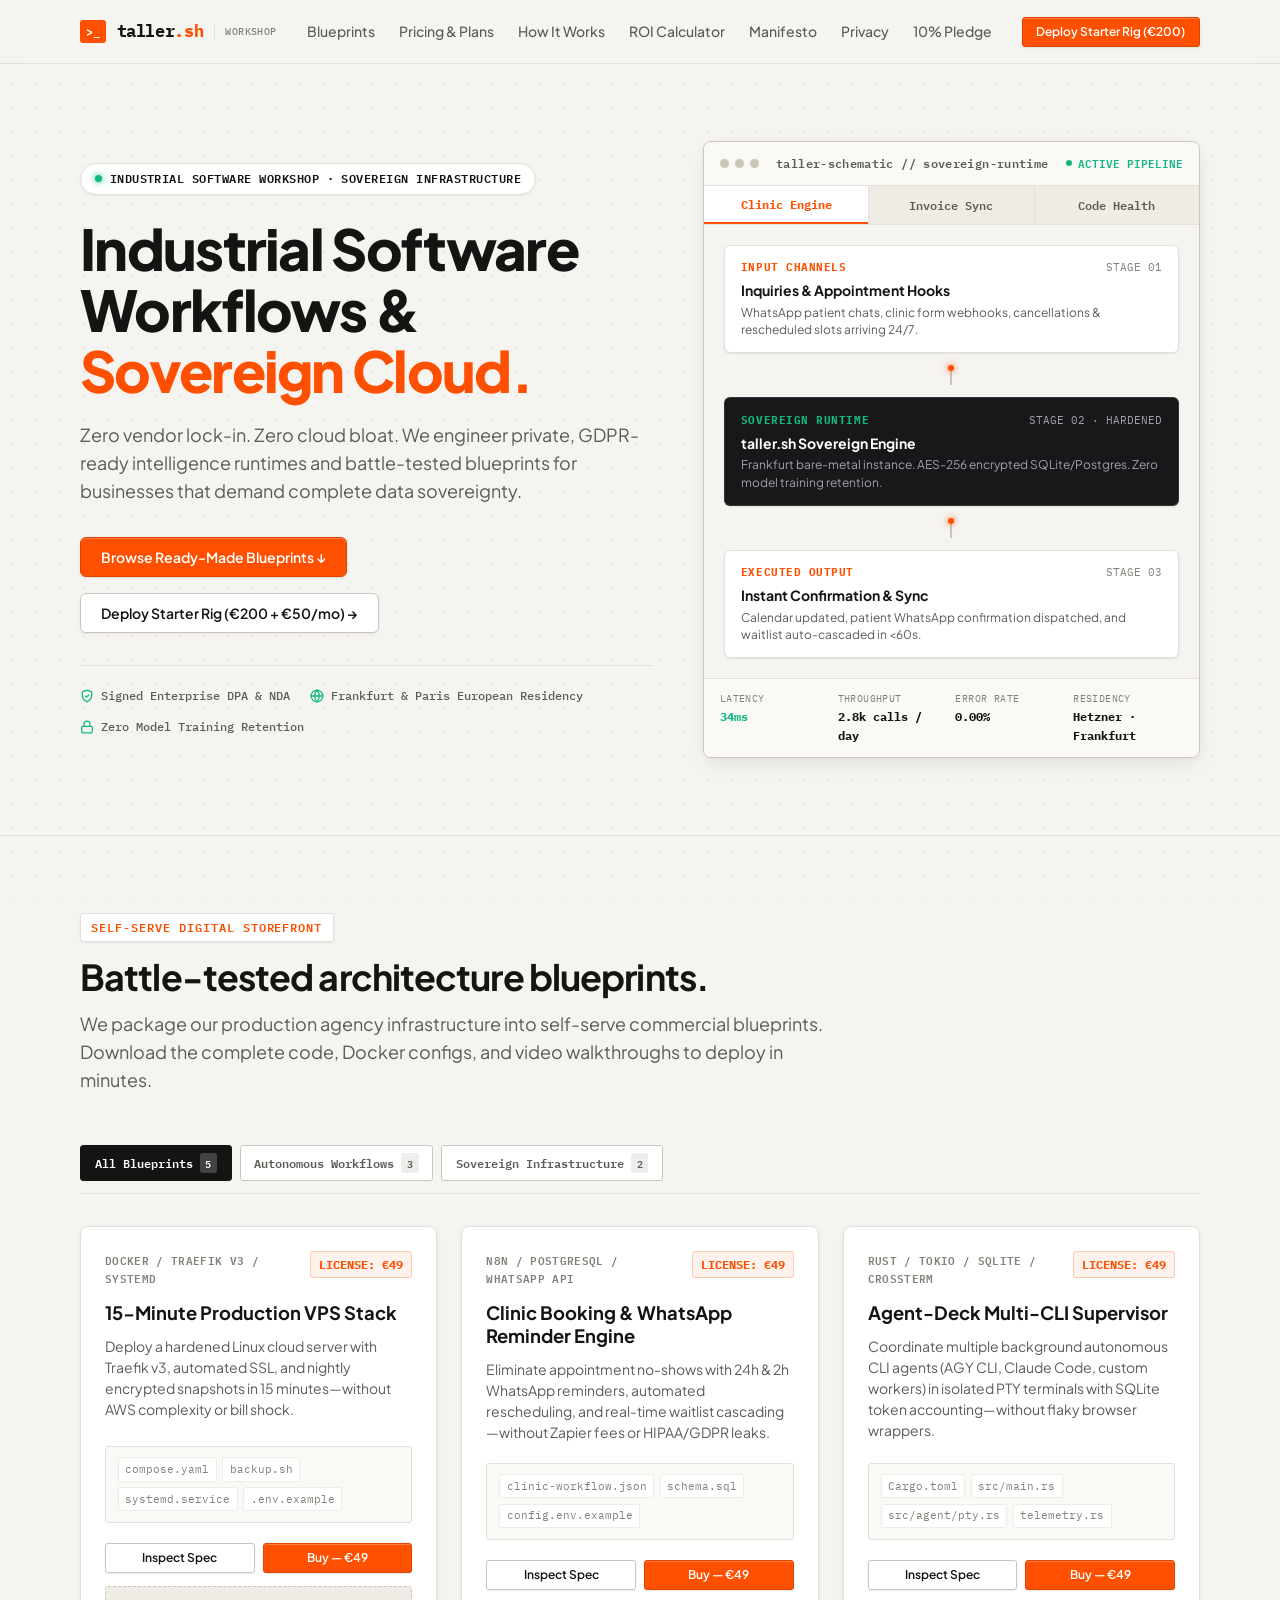
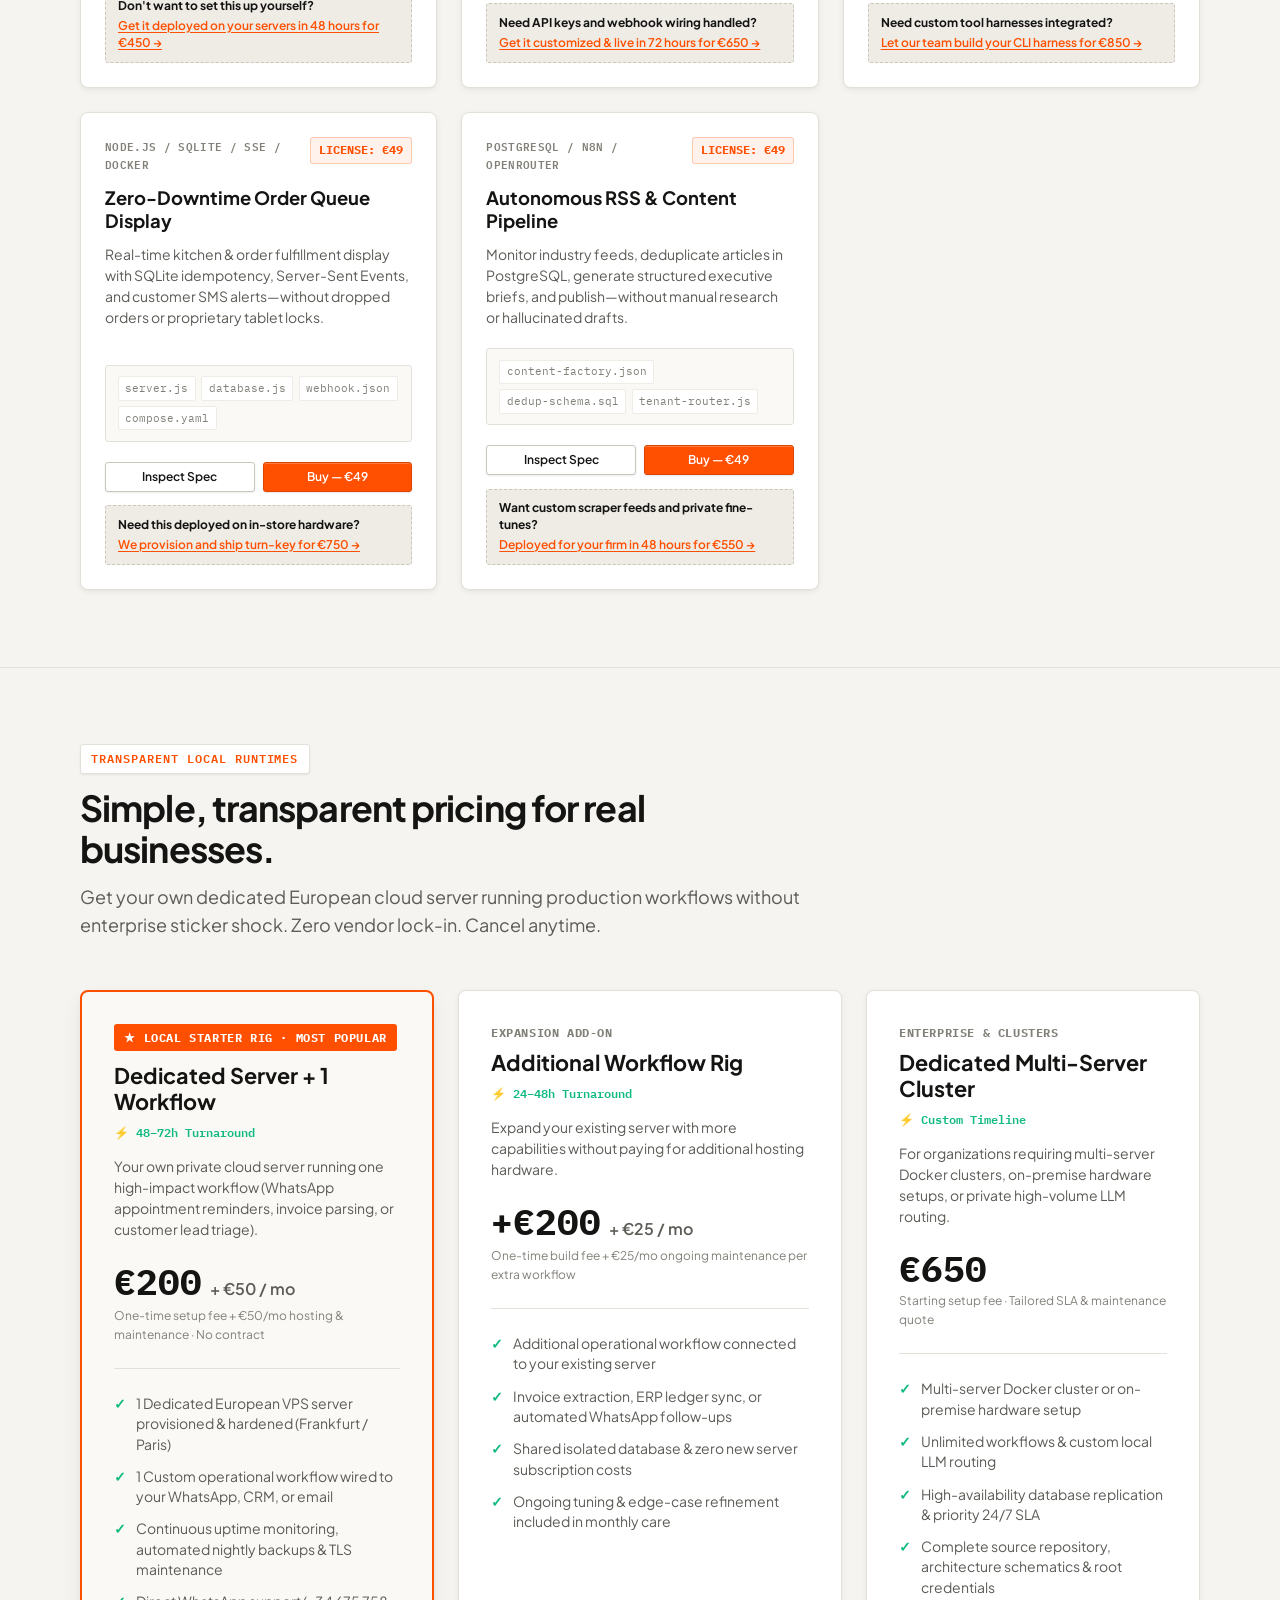
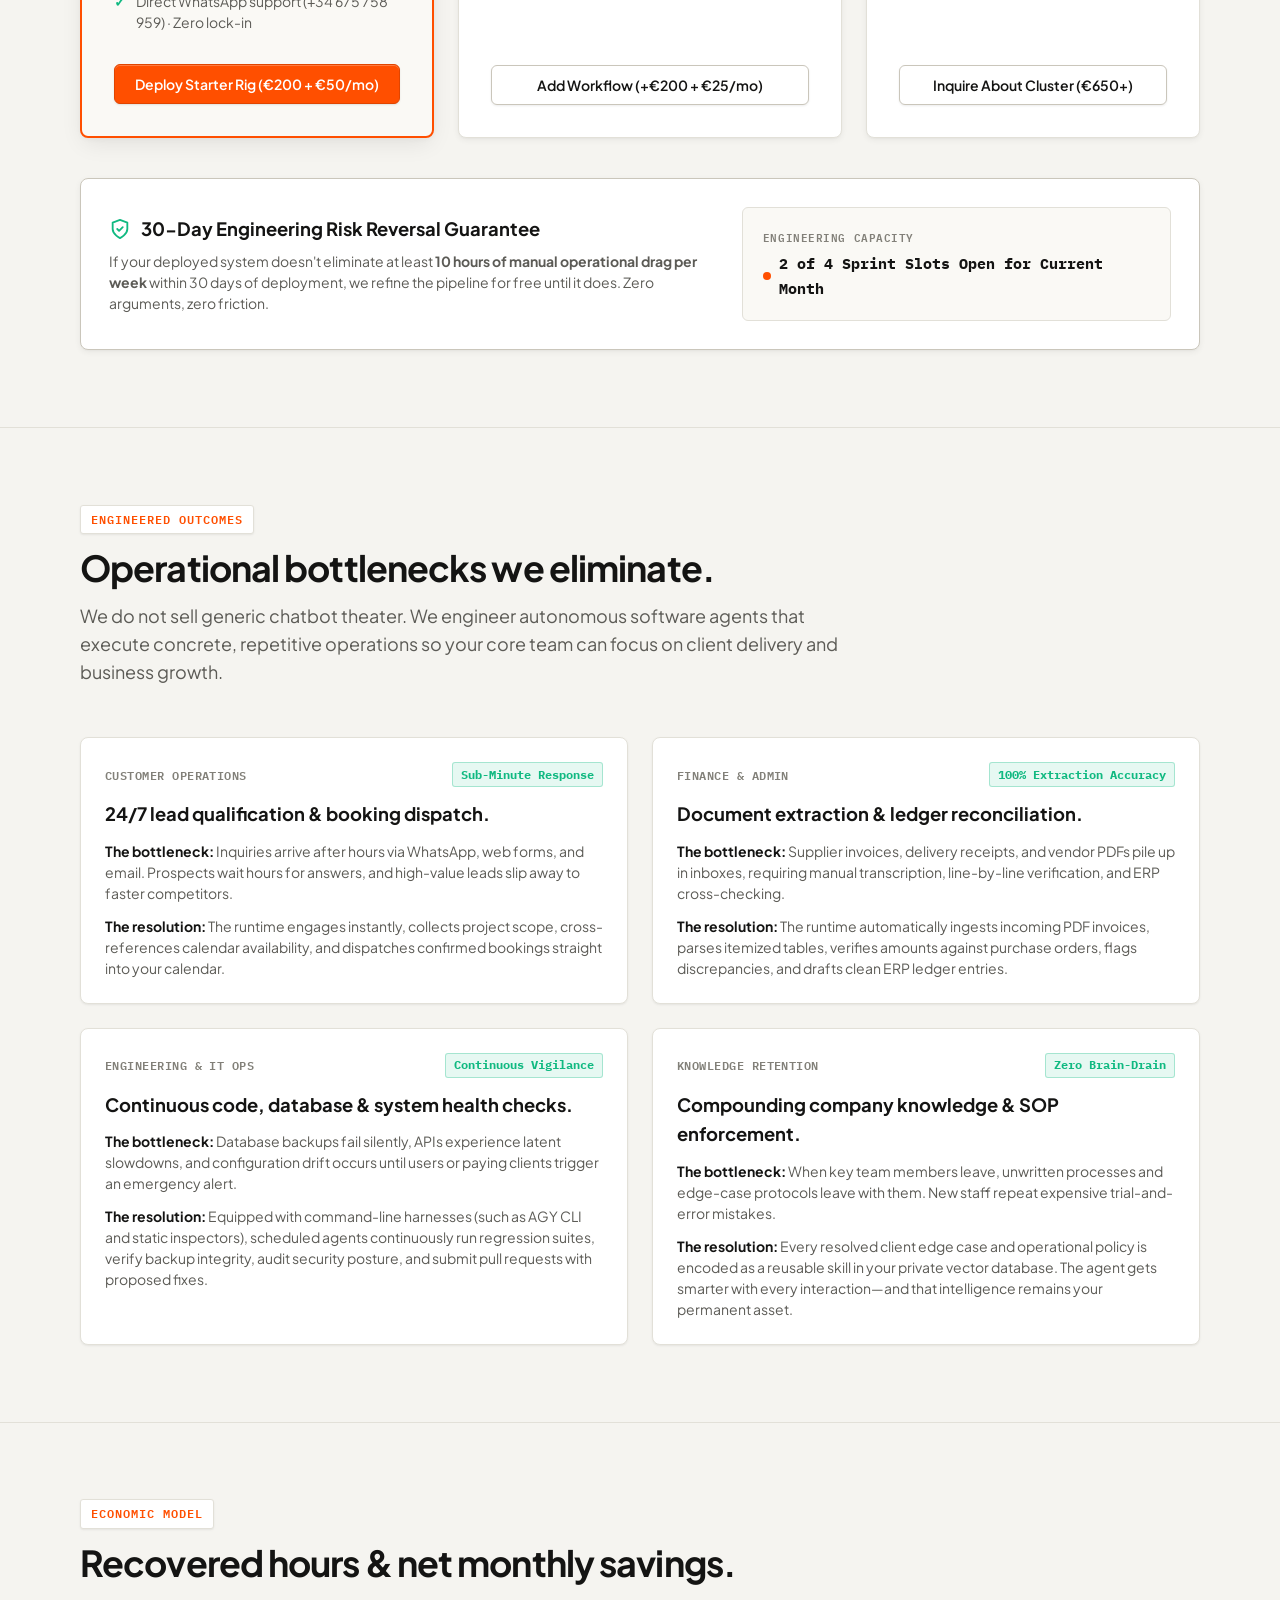
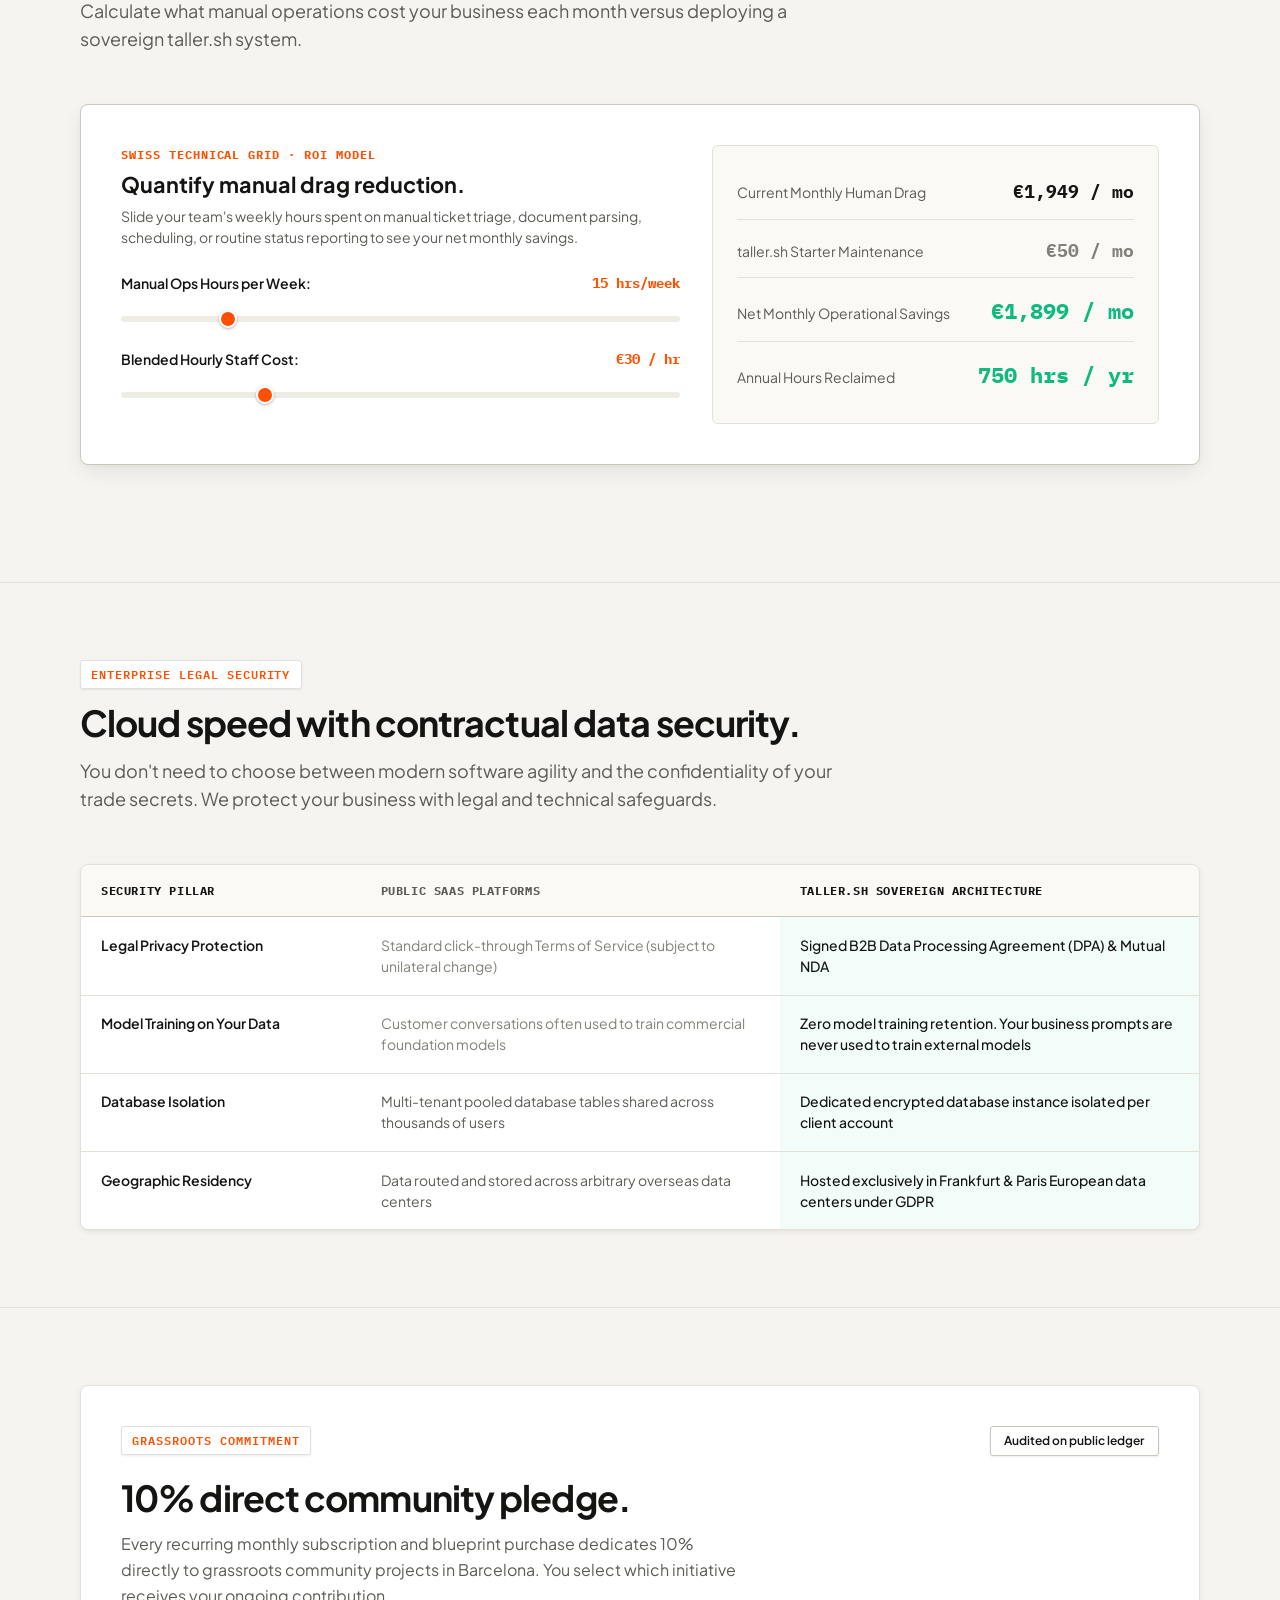
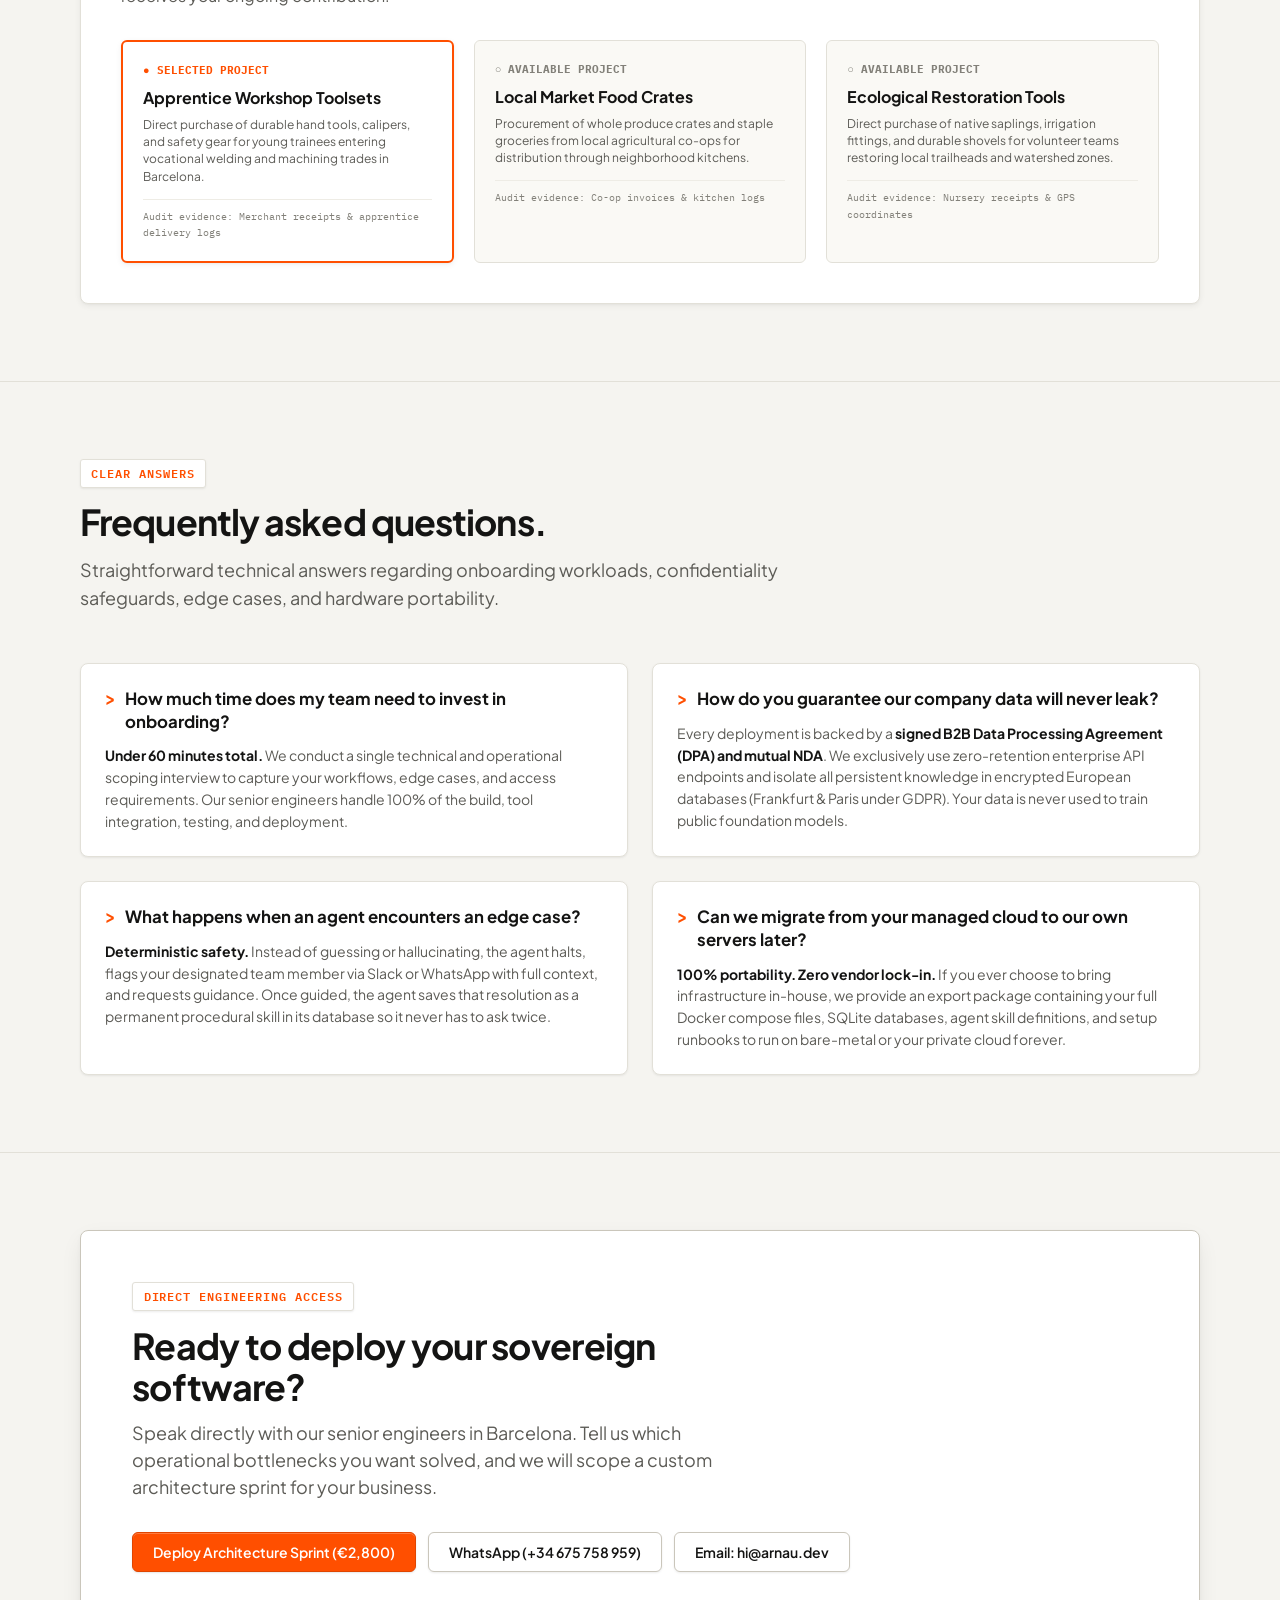
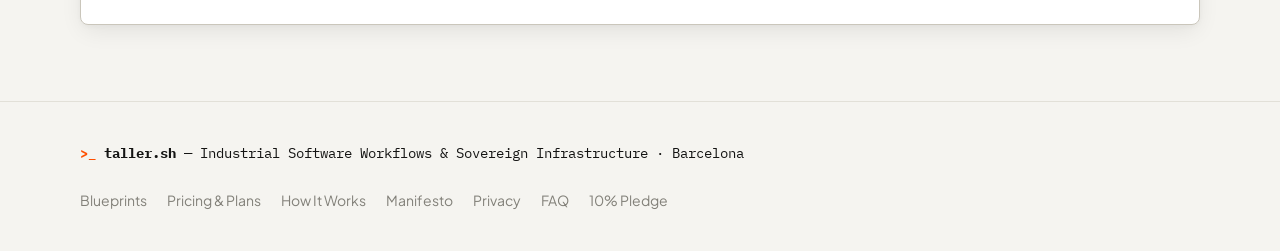
<file: index.html>
<!DOCTYPE html>
<html lang="en">
<head>
  <meta charset="UTF-8">
  <meta name="viewport" content="width=device-width, initial-scale=1.0">
  <title>taller.sh — Industrial Software Workflows &amp; Sovereign Infrastructure · Barcelona</title>
  <meta name="description" content="Production autonomous agent runtimes, self-hosted Docker stacks, and battle-tested digital blueprints. Zero cloud bloat, zero vendor lock-in, 100% data sovereignty.">
  <meta name="keywords" content="autonomous agents, self-hosted infrastructure, Docker compose, n8n workflows, sovereign AI, European cloud, GDPR, Barcelona engineering workshop">

  <!-- Open Graph -->
  <meta property="og:title" content="taller.sh — Industrial Software Workflows &amp; Sovereign Infrastructure · Barcelona">
  <meta property="og:description" content="Production autonomous agent runtimes, self-hosted Docker stacks, and battle-tested digital blueprints. Zero vendor lock-in, 100% data sovereignty.">
  <meta property="og:type" content="website">
  <meta property="og:url" content="https://taller.sh">
  <meta name="twitter:card" content="summary_large_image">

  <!-- Favicon -->
  <link rel="icon" type="image/svg+xml" href="data:image/svg+xml,<svg xmlns='http://www.w3.org/2000/svg' viewBox='0 0 100 100'><rect width='100' height='100' rx='20' fill='%23141413'/><path d='M24 32L46 50L24 68' stroke='%23ff4f00' stroke-width='9' stroke-linecap='round' stroke-linejoin='round'/><path d='M54 68H76' stroke='%23f5f4f0' stroke-width='9' stroke-linecap='round'/></svg>">

  <!-- Fonts: Plus Jakarta Sans & IBM Plex Mono -->
  <link rel="preconnect" href="https://fonts.googleapis.com">
  <link rel="preconnect" href="https://fonts.gstatic.com" crossorigin>
  <link href="https://fonts.googleapis.com/css2?family=IBM+Plex+Mono:wght@400;500;600;700&family=Plus+Jakarta+Sans:wght@400;500;600;700;800&display=swap" rel="stylesheet">

  <link rel="stylesheet" href="style.css?v=18.0">

  <!-- Structured Data: Organization & SoftwareApplication -->
  <script type="application/ld+json">
  {
    "@context": "https://schema.org",
    "@graph": [
      {
        "@type": "Organization",
        "name": "taller.sh",
        "url": "https://taller.sh",
        "email": "hi@arnau.dev",
        "telephone": "+34675758959",
        "description": "Industrial software workshop engineering autonomous intelligence runtimes and sovereign self-hosted infrastructure in Barcelona.",
        "address": {
          "@type": "PostalAddress",
          "addressLocality": "Barcelona",
          "addressRegion": "Catalonia",
          "addressCountry": "ES"
        },
        "sameAs": [
          "https://github.com/taller-sh"
        ]
      },
      {
        "@type": "SoftwareApplication",
        "name": "taller.sh Sovereign Architecture Blueprints",
        "applicationCategory": "DeveloperApplication",
        "operatingSystem": "Linux / Docker / Self-Hosted",
        "offers": [
          {
            "@type": "Offer",
            "name": "Local Starter Rig (Dedicated Server + 1 Workflow)",
            "price": "200",
            "priceCurrency": "EUR"
          },
          {
            "@type": "Offer",
            "name": "Workflow Expansion Add-on",
            "price": "200",
            "priceCurrency": "EUR"
          },
          {
            "@type": "Offer",
            "name": "Production VPS Stack Blueprint",
            "price": "49",
            "priceCurrency": "EUR"
          }
        ]
      }
    ]
  }
  </script>
</head>
<body>

  <!-- STICKY NAVIGATION -->
  <header class="site-nav">
    <div class="container site-nav-inner">
      <a href="/" class="brand" aria-label="taller.sh home">
        <span class="brand-glyph">&gt;_</span>
        <span>taller<span class="brand-dot">.sh</span></span>
        <span class="brand-sub">Workshop</span>
      </a>

      <nav class="nav-menu" aria-label="Primary navigation">
        <a href="#blueprints" class="nav-link">Blueprints</a>
        <a href="#pricing" class="nav-link">Pricing &amp; Plans</a>
        <a href="#architecture" class="nav-link">How It Works</a>
        <a href="#roi" class="nav-link">ROI Calculator</a>
        <a href="/manifesto" class="nav-link">Manifesto</a>
        <a href="#privacy" class="nav-link">Privacy</a>
        <a href="#pledge" class="nav-link">10% Pledge</a>
      </nav>

      <div class="nav-actions">
        <button type="button" class="btn btn-primary btn-sm" data-checkout="starter-rig">Deploy Starter Rig (€200)</button>
        <button type="button" class="mobile-menu-btn" id="mobile-menu-toggle" aria-label="Toggle navigation menu" aria-expanded="false">☰ Menu</button>
      </div>
    </div>
  </header>

  <main>

    <!-- HERO SECTION (BIFURCATED SELF-SEGMENTATION) -->
    <section class="hero-section" id="hero">
      <div class="container">
        <div class="hero-grid">

          <!-- Left: Hook & Self-Segmentation -->
          <div class="hero-statement">
            <div class="hero-badge-pill">
              <span class="hero-badge-pip"></span>
              <span>Industrial Software Workshop · Sovereign Infrastructure</span>
            </div>

            <h1 class="hero-title">
              Industrial Software Workflows &amp; <span class="title-accent">Sovereign Cloud.</span>
            </h1>

            <p class="hero-desc">
              Zero vendor lock-in. Zero cloud bloat. We engineer private, GDPR-ready intelligence runtimes and battle-tested blueprints for businesses that demand complete data sovereignty.
            </p>

            <div class="hero-cta-bar">
              <a href="#blueprints" class="btn btn-primary">Browse Ready-Made Blueprints ↓</a>
              <button type="button" class="btn btn-secondary" data-checkout="starter-rig">Deploy Starter Rig (€200 + €50/mo) →</button>
            </div>

            <div class="hero-reassurance-row">
              <div class="reassurance-pill">
                <svg width="14" height="14" viewBox="0 0 24 24" fill="none" stroke="currentColor" stroke-width="2.2" stroke-linecap="round" stroke-linejoin="round" class="pill-icon">
                  <path d="M12 22s8-4 8-10V5l-8-3-8 3v7c0 6 8 10 8 10z"/>
                  <path d="M9 12l2 2 4-4"/>
                </svg>
                <span>Signed Enterprise DPA &amp; NDA</span>
              </div>
              <div class="reassurance-pill">
                <svg width="14" height="14" viewBox="0 0 24 24" fill="none" stroke="currentColor" stroke-width="2.2" stroke-linecap="round" stroke-linejoin="round" class="pill-icon">
                  <circle cx="12" cy="12" r="10"/>
                  <path d="M2 12h20"/>
                  <path d="M12 2a15.3 15.3 0 0 1 4 10 15.3 15.3 0 0 1-4 10 15.3 15.3 0 0 1-4-10 15.3 15.3 0 0 1 4-10z"/>
                </svg>
                <span>Frankfurt &amp; Paris European Residency</span>
              </div>
              <div class="reassurance-pill">
                <svg width="14" height="14" viewBox="0 0 24 24" fill="none" stroke="currentColor" stroke-width="2.2" stroke-linecap="round" stroke-linejoin="round" class="pill-icon">
                  <rect x="3" y="11" width="18" height="11" rx="2" ry="2"/>
                  <path d="M7 11V7a5 5 0 0 1 10 0v4"/>
                </svg>
                <span>Zero Model Training Retention</span>
              </div>
            </div>
          </div>

          <!-- Right: Interactive 3-Stage Architecture Graph -->
          <div class="diagram-container" aria-label="Interactive Architecture Schematic">
            <div class="diagram-header">
              <div class="diagram-dots" aria-hidden="true">
                <span class="diagram-dot"></span>
                <span class="diagram-dot"></span>
                <span class="diagram-dot"></span>
              </div>
              <span class="diagram-title">taller-schematic // sovereign-runtime</span>
              <div class="diagram-status">
                <span class="pip"></span>
                <span>Active Pipeline</span>
              </div>
            </div>

            <div class="pipeline-selector" role="tablist">
              <button type="button" class="pipeline-btn active" data-pipeline="clinic" role="tab">Clinic Engine</button>
              <button type="button" class="pipeline-btn" data-pipeline="invoice" role="tab">Invoice Sync</button>
              <button type="button" class="pipeline-btn" data-pipeline="health" role="tab">Code Health</button>
            </div>

            <div class="diagram-body">
              <div class="stages-flow">
                <!-- Stage 1 -->
                <div class="stage-card">
                  <div class="stage-header">
                    <span class="stage-badge" id="diag-input-tag">INPUT CHANNELS</span>
                    <span class="stage-state">STAGE 01</span>
                  </div>
                  <h3 class="stage-title" id="diag-input-title">Inquiries &amp; Appointment Hooks</h3>
                  <p class="stage-desc" id="diag-input-desc">
                    WhatsApp patient chats, clinic form webhooks, cancellations &amp; rescheduled slots arriving 24/7.
                  </p>
                </div>

                <!-- Connector 1 -->
                <div class="flow-connector" aria-hidden="true">
                  <div class="connector-line">
                    <span class="connector-pulse"></span>
                  </div>
                </div>

                <!-- Stage 2 (Dark Mode Terminal Card) -->
                <div class="stage-card runtime-stage">
                  <div class="stage-header">
                    <span class="stage-badge" id="diag-runtime-tag">SOVEREIGN RUNTIME</span>
                    <span class="stage-state">STAGE 02 · HARDENED</span>
                  </div>
                  <h3 class="stage-title" id="diag-runtime-title">taller.sh Sovereign Engine</h3>
                  <p class="stage-desc" id="diag-runtime-desc">
                    Frankfurt bare-metal instance. AES-256 encrypted SQLite/Postgres. Zero model training retention.
                  </p>
                </div>

                <!-- Connector 2 -->
                <div class="flow-connector" aria-hidden="true">
                  <div class="connector-line">
                    <span class="connector-pulse"></span>
                  </div>
                </div>

                <!-- Stage 3 -->
                <div class="stage-card">
                  <div class="stage-header">
                    <span class="stage-badge" id="diag-output-tag">EXECUTED OUTPUT</span>
                    <span class="stage-state">STAGE 03</span>
                  </div>
                  <h3 class="stage-title" id="diag-output-title">Instant Confirmation &amp; Sync</h3>
                  <p class="stage-desc" id="diag-output-desc">
                    Calendar updated, patient WhatsApp confirmation dispatched, and waitlist auto-cascaded in &lt;60s.
                  </p>
                </div>
              </div>
            </div>

            <div class="diagram-telemetry">
              <div class="telemetry-item">
                <span class="telemetry-lbl">LATENCY</span>
                <span class="telemetry-val highlight" id="diag-telemetry-latency">34ms</span>
              </div>
              <div class="telemetry-item">
                <span class="telemetry-lbl">THROUGHPUT</span>
                <span class="telemetry-val" id="diag-telemetry-throughput">2.8k calls / day</span>
              </div>
              <div class="telemetry-item">
                <span class="telemetry-lbl">ERROR RATE</span>
                <span class="telemetry-val" id="diag-telemetry-error">0.00%</span>
              </div>
              <div class="telemetry-item">
                <span class="telemetry-lbl">RESIDENCY</span>
                <span class="telemetry-val" id="diag-telemetry-residency">Hetzner · Frankfurt</span>
              </div>
            </div>
          </div>

        </div>
      </div>
    </section>

    <!-- SECTION: THE DIGITAL BLUEPRINT CATALOG (FAST CASH / €49) -->
    <section class="section" id="blueprints">
      <div class="container">
        <div class="section-head">
          <span class="section-tag-label">Self-Serve Digital Storefront</span>
          <h2 class="section-heading">Battle-tested architecture blueprints.</h2>
          <p class="section-narrative">
            We package our production agency infrastructure into self-serve commercial blueprints. Download the complete code, Docker configs, and video walkthroughs to deploy in minutes.
          </p>
        </div>

        <div class="blueprint-tabs-bar" role="tablist">
          <button type="button" class="blueprint-tab active" data-filter="all" role="tab" aria-selected="true">
            <span>All Blueprints</span>
            <span class="tab-count">5</span>
          </button>
          <button type="button" class="blueprint-tab" data-filter="workflows" role="tab" aria-selected="false">
            <span>Autonomous Workflows</span>
            <span class="tab-count">3</span>
          </button>
          <button type="button" class="blueprint-tab" data-filter="infra" role="tab" aria-selected="false">
            <span>Sovereign Infrastructure</span>
            <span class="tab-count">2</span>
          </button>
        </div>

        <div class="blueprints-grid" id="blueprint-list">

          <!-- Blueprint 1: VPS Stack -->
          <article class="blueprint-card" data-category="infra" data-id="bare-metal-vps">
            <div class="blueprint-header">
              <span class="blueprint-stack">DOCKER / TRAEFIK V3 / SYSTEMD</span>
              <span class="blueprint-badge">LICENSE: €49</span>
            </div>
            <h3 class="blueprint-title">15-Minute Production VPS Stack</h3>
            <p class="blueprint-formula">
              Deploy a hardened Linux cloud server with Traefik v3, automated SSL, and nightly encrypted snapshots in 15 minutes—without AWS complexity or bill shock.
            </p>
            <div class="file-tags">
              <span>compose.yaml</span>
              <span>backup.sh</span>
              <span>systemd.service</span>
              <span>.env.example</span>
            </div>
            <div class="blueprint-actions">
              <div class="blueprint-btn-row">
                <button type="button" class="btn btn-secondary btn-sm" data-inspect="bare-metal-vps">Inspect Spec</button>
                <button type="button" class="btn btn-primary btn-sm" data-checkout="bare-metal-vps">Buy — €49</button>
              </div>
            </div>
            <div class="blueprint-upsell-hook">
              <strong>Don't want to set this up yourself?</strong>
              <div class="blueprint-upsell-link" data-checkout="blueprint-deploy-upsell" data-title="Turnkey VPS Stack Deployment" data-price="€450">Get it deployed on your servers in 48 hours for €450 →</div>
            </div>
          </article>

          <!-- Blueprint 2: Clinic Reminder -->
          <article class="blueprint-card" data-category="workflows" data-id="clinic-booking">
            <div class="blueprint-header">
              <span class="blueprint-stack">N8N / POSTGRESQL / WHATSAPP API</span>
              <span class="blueprint-badge">LICENSE: €49</span>
            </div>
            <h3 class="blueprint-title">Clinic Booking &amp; WhatsApp Reminder Engine</h3>
            <p class="blueprint-formula">
              Eliminate appointment no-shows with 24h &amp; 2h WhatsApp reminders, automated rescheduling, and real-time waitlist cascading—without Zapier fees or HIPAA/GDPR leaks.
            </p>
            <div class="file-tags">
              <span>clinic-workflow.json</span>
              <span>schema.sql</span>
              <span>config.env.example</span>
            </div>
            <div class="blueprint-actions">
              <div class="blueprint-btn-row">
                <button type="button" class="btn btn-secondary btn-sm" data-inspect="clinic-booking">Inspect Spec</button>
                <button type="button" class="btn btn-primary btn-sm" data-checkout="clinic-booking">Buy — €49</button>
              </div>
            </div>
            <div class="blueprint-upsell-hook">
              <strong>Need API keys and webhook wiring handled?</strong>
              <div class="blueprint-upsell-link" data-checkout="done-for-you-sprint" data-title="Turnkey Clinic Engine Deployment" data-price="€650">Get it customized &amp; live in 72 hours for €650 →</div>
            </div>
          </article>

          <!-- Blueprint 3: Agent Deck -->
          <article class="blueprint-card" data-category="workflows" data-id="agent-deck">
            <div class="blueprint-header">
              <span class="blueprint-stack">RUST / TOKIO / SQLITE / CROSSTERM</span>
              <span class="blueprint-badge">LICENSE: €49</span>
            </div>
            <h3 class="blueprint-title">Agent-Deck Multi-CLI Supervisor</h3>
            <p class="blueprint-formula">
              Coordinate multiple background autonomous CLI agents (AGY CLI, Claude Code, custom workers) in isolated PTY terminals with SQLite token accounting—without flaky browser wrappers.
            </p>
            <div class="file-tags">
              <span>Cargo.toml</span>
              <span>src/main.rs</span>
              <span>src/agent/pty.rs</span>
              <span>telemetry.rs</span>
            </div>
            <div class="blueprint-actions">
              <div class="blueprint-btn-row">
                <button type="button" class="btn btn-secondary btn-sm" data-inspect="agent-deck">Inspect Spec</button>
                <button type="button" class="btn btn-primary btn-sm" data-checkout="agent-deck">Buy — €49</button>
              </div>
            </div>
            <div class="blueprint-upsell-hook">
              <strong>Need custom tool harnesses integrated?</strong>
              <div class="blueprint-upsell-link" data-checkout="blueprint-deploy-upsell" data-title="Custom CLI Agent Harness Integration" data-price="€850">Let our team build your CLI harness for €850 →</div>
            </div>
          </article>

          <!-- Blueprint 4: Kitchen Display System -->
          <article class="blueprint-card" data-category="infra" data-id="koi-kds">
            <div class="blueprint-header">
              <span class="blueprint-stack">NODE.JS / SQLITE / SSE / DOCKER</span>
              <span class="blueprint-badge">LICENSE: €49</span>
            </div>
            <h3 class="blueprint-title">Zero-Downtime Order Queue Display</h3>
            <p class="blueprint-formula">
              Real-time kitchen &amp; order fulfillment display with SQLite idempotency, Server-Sent Events, and customer SMS alerts—without dropped orders or proprietary tablet locks.
            </p>
            <div class="file-tags">
              <span>server.js</span>
              <span>database.js</span>
              <span>webhook.json</span>
              <span>compose.yaml</span>
            </div>
            <div class="blueprint-actions">
              <div class="blueprint-btn-row">
                <button type="button" class="btn btn-secondary btn-sm" data-inspect="koi-kds">Inspect Spec</button>
                <button type="button" class="btn btn-primary btn-sm" data-checkout="koi-kds">Buy — €49</button>
              </div>
            </div>
            <div class="blueprint-upsell-hook">
              <strong>Need this deployed on in-store hardware?</strong>
              <div class="blueprint-upsell-link" data-checkout="blueprint-deploy-upsell" data-title="KDS Hardware & Cloud Turnkey Setup" data-price="€750">We provision and ship turn-key for €750 →</div>
            </div>
          </article>

          <!-- Blueprint 5: Autonomous Content Pipeline -->
          <article class="blueprint-card" data-category="workflows" data-id="content-factory">
            <div class="blueprint-header">
              <span class="blueprint-stack">POSTGRESQL / N8N / OPENROUTER</span>
              <span class="blueprint-badge">LICENSE: €49</span>
            </div>
            <h3 class="blueprint-title">Autonomous RSS &amp; Content Pipeline</h3>
            <p class="blueprint-formula">
              Monitor industry feeds, deduplicate articles in PostgreSQL, generate structured executive briefs, and publish—without manual research or hallucinated drafts.
            </p>
            <div class="file-tags">
              <span>content-factory.json</span>
              <span>dedup-schema.sql</span>
              <span>tenant-router.js</span>
            </div>
            <div class="blueprint-actions">
              <div class="blueprint-btn-row">
                <button type="button" class="btn btn-secondary btn-sm" data-inspect="content-factory">Inspect Spec</button>
                <button type="button" class="btn btn-primary btn-sm" data-checkout="content-factory">Buy — €49</button>
              </div>
            </div>
            <div class="blueprint-upsell-hook">
              <strong>Want custom scraper feeds and private fine-tunes?</strong>
              <div class="blueprint-upsell-link" data-checkout="blueprint-deploy-upsell" data-title="Custom Content Pipeline Deployment" data-price="€550">Deployed for your firm in 48 hours for €550 →</div>
            </div>
          </article>

        </div>
      </div>
    </section>

    <!-- SECTION: PRICING & LOCAL MANAGED RUNTIMES -->
    <section class="section" id="pricing">
      <div class="container">
        <div class="section-head">
          <span class="section-tag-label">Transparent Local Runtimes</span>
          <h2 class="section-heading">Simple, transparent pricing for real businesses.</h2>
          <p class="section-narrative">
            Get your own dedicated European cloud server running production workflows without enterprise sticker shock. Zero vendor lock-in. Cancel anytime.
          </p>
        </div>

        <div class="sprints-grid">

          <!-- Tier 1: Featured -->
          <div class="sprint-card featured">
            <span class="sprint-badge-popular">★ LOCAL STARTER RIG · MOST POPULAR</span>
            <h3 class="sprint-title">Dedicated Server + 1 Workflow</h3>
            <div class="sprint-turnaround">⚡ 48–72h Turnaround</div>
            <p class="sprint-desc">
              Your own private cloud server running one high-impact workflow (WhatsApp appointment reminders, invoice parsing, or customer lead triage).
            </p>

            <div class="sprint-pricing">
              <div class="sprint-price-row">
                <span class="sprint-price">€200</span>
                <span style="font-size: 1rem; color: var(--text-secondary); font-weight: 600;">+ €50 / mo</span>
              </div>
              <div class="sprint-term">One-time setup fee + €50/mo hosting &amp; maintenance · No contract</div>
            </div>

            <ul class="sprint-deliverables-list">
              <li>1 Dedicated European VPS server provisioned &amp; hardened (Frankfurt / Paris)</li>
              <li>1 Custom operational workflow wired to your WhatsApp, CRM, or email</li>
              <li>Continuous uptime monitoring, automated nightly backups &amp; TLS maintenance</li>
              <li>Direct WhatsApp support (+34 675 758 959) · Zero lock-in</li>
            </ul>

            <button type="button" class="btn btn-primary btn-block" data-checkout="starter-rig">
              Deploy Starter Rig (€200 + €50/mo)
            </button>
          </div>

          <!-- Tier 2: Expansion -->
          <div class="sprint-card">
            <span class="sprint-badge">Expansion Add-On</span>
            <h3 class="sprint-title">Additional Workflow Rig</h3>
            <div class="sprint-turnaround">⚡ 24–48h Turnaround</div>
            <p class="sprint-desc">
              Expand your existing server with more capabilities without paying for additional hosting hardware.
            </p>

            <div class="sprint-pricing">
              <div class="sprint-price-row">
                <span class="sprint-price">+€200</span>
                <span style="font-size: 1rem; color: var(--text-secondary); font-weight: 600;">+ €25 / mo</span>
              </div>
              <div class="sprint-term">One-time build fee + €25/mo ongoing maintenance per extra workflow</div>
            </div>

            <ul class="sprint-deliverables-list">
              <li>Additional operational workflow connected to your existing server</li>
              <li>Invoice extraction, ERP ledger sync, or automated WhatsApp follow-ups</li>
              <li>Shared isolated database &amp; zero new server subscription costs</li>
              <li>Ongoing tuning &amp; edge-case refinement included in monthly care</li>
            </ul>

            <button type="button" class="btn btn-secondary btn-block" data-checkout="extra-workflow">
              Add Workflow (+€200 + €25/mo)
            </button>
          </div>

          <!-- Tier 3: Cluster -->
          <div class="sprint-card">
            <span class="sprint-badge">Enterprise &amp; Clusters</span>
            <h3 class="sprint-title">Dedicated Multi-Server Cluster</h3>
            <div class="sprint-turnaround">⚡ Custom Timeline</div>
            <p class="sprint-desc">
              For organizations requiring multi-server Docker clusters, on-premise hardware setups, or private high-volume LLM routing.
            </p>

            <div class="sprint-pricing">
              <div class="sprint-price-row">
                <span class="sprint-price">€650</span>
              </div>
              <div class="sprint-term">Starting setup fee · Tailored SLA &amp; maintenance quote</div>
            </div>

            <ul class="sprint-deliverables-list">
              <li>Multi-server Docker cluster or on-premise hardware setup</li>
              <li>Unlimited workflows &amp; custom local LLM routing</li>
              <li>High-availability database replication &amp; priority 24/7 SLA</li>
              <li>Complete source repository, architecture schematics &amp; root credentials</li>
            </ul>

            <button type="button" class="btn btn-secondary btn-block" data-checkout="cluster-sprint">
              Inquire About Cluster (€650+)
            </button>
          </div>

        </div>

        <!-- RISK REVERSAL & CAPACITY -->
        <div class="offer-guarantee-wrap">
          <div>
            <div class="guarantee-content-title">
              <span class="guarantee-shield-icon">
                <svg width="22" height="22" viewBox="0 0 24 24" fill="none" stroke="currentColor" stroke-width="2" stroke-linecap="round" stroke-linejoin="round">
                  <path d="M12 22s8-4 8-10V5l-8-3-8 3v7c0 6 8 10 8 10z"/>
                  <path d="M9 12l2 2 4-4"/>
                </svg>
              </span>
              <span>30-Day Engineering Risk Reversal Guarantee</span>
            </div>
            <p class="guarantee-content-desc">
              If your deployed system doesn't eliminate at least <strong>10 hours of manual operational drag per week</strong> within 30 days of deployment, we refine the pipeline for free until it does. Zero arguments, zero friction.
            </p>
          </div>

          <div class="cohort-capacity-badge">
            <span class="cohort-label">Engineering Capacity</span>
            <div class="cohort-status">
              <span class="pulse-pip"></span>
              <span>2 of 4 Sprint Slots Open for Current Month</span>
            </div>
          </div>
        </div>

      </div>
    </section>

    <!-- SECTION: OPERATIONAL BOTTLENECKS WE ELIMINATE -->
    <section class="section" id="architecture">
      <div class="container">
        <div class="section-head">
          <span class="section-tag-label">Engineered Outcomes</span>
          <h2 class="section-heading">Operational bottlenecks we eliminate.</h2>
          <p class="section-narrative">
            We do not sell generic chatbot theater. We engineer autonomous software agents that execute concrete, repetitive operations so your core team can focus on client delivery and business growth.
          </p>
        </div>

        <div class="solutions-grid">
          <!-- Solution 1 -->
          <div class="solution-card">
            <div class="solution-header">
              <span class="solution-tag">Customer Operations</span>
              <span class="solution-outcome-badge">Sub-Minute Response</span>
            </div>
            <h3 class="solution-title">24/7 lead qualification &amp; booking dispatch.</h3>
            <p class="solution-block-text"><strong>The bottleneck:</strong> Inquiries arrive after hours via WhatsApp, web forms, and email. Prospects wait hours for answers, and high-value leads slip away to faster competitors.</p>
            <p class="solution-block-text" style="margin-top: 0.75rem;"><strong>The resolution:</strong> The runtime engages instantly, collects project scope, cross-references calendar availability, and dispatches confirmed bookings straight into your calendar.</p>
          </div>

          <!-- Solution 2 -->
          <div class="solution-card">
            <div class="solution-header">
              <span class="solution-tag">Finance &amp; Admin</span>
              <span class="solution-outcome-badge">100% Extraction Accuracy</span>
            </div>
            <h3 class="solution-title">Document extraction &amp; ledger reconciliation.</h3>
            <p class="solution-block-text"><strong>The bottleneck:</strong> Supplier invoices, delivery receipts, and vendor PDFs pile up in inboxes, requiring manual transcription, line-by-line verification, and ERP cross-checking.</p>
            <p class="solution-block-text" style="margin-top: 0.75rem;"><strong>The resolution:</strong> The runtime automatically ingests incoming PDF invoices, parses itemized tables, verifies amounts against purchase orders, flags discrepancies, and drafts clean ERP ledger entries.</p>
          </div>

          <!-- Solution 3 -->
          <div class="solution-card">
            <div class="solution-header">
              <span class="solution-tag">Engineering &amp; IT Ops</span>
              <span class="solution-outcome-badge">Continuous Vigilance</span>
            </div>
            <h3 class="solution-title">Continuous code, database &amp; system health checks.</h3>
            <p class="solution-block-text"><strong>The bottleneck:</strong> Database backups fail silently, APIs experience latent slowdowns, and configuration drift occurs until users or paying clients trigger an emergency alert.</p>
            <p class="solution-block-text" style="margin-top: 0.75rem;"><strong>The resolution:</strong> Equipped with command-line harnesses (such as AGY CLI and static inspectors), scheduled agents continuously run regression suites, verify backup integrity, audit security posture, and submit pull requests with proposed fixes.</p>
          </div>

          <!-- Solution 4 -->
          <div class="solution-card">
            <div class="solution-header">
              <span class="solution-tag">Knowledge Retention</span>
              <span class="solution-outcome-badge">Zero Brain-Drain</span>
            </div>
            <h3 class="solution-title">Compounding company knowledge &amp; SOP enforcement.</h3>
            <p class="solution-block-text"><strong>The bottleneck:</strong> When key team members leave, unwritten processes and edge-case protocols leave with them. New staff repeat expensive trial-and-error mistakes.</p>
            <p class="solution-block-text" style="margin-top: 0.75rem;"><strong>The resolution:</strong> Every resolved client edge case and operational policy is encoded as a reusable skill in your private vector database. The agent gets smarter with every interaction—and that intelligence remains your permanent asset.</p>
          </div>
        </div>
      </div>
    </section>

    <!-- SECTION: ROI TIME RECOVERY CALCULATOR (SALES ENABLEMENT) -->
    <section class="section" id="roi">
      <div class="container">
        <div class="section-head">
          <span class="section-tag-label">Economic Model</span>
          <h2 class="section-heading">Recovered hours &amp; net monthly savings.</h2>
          <p class="section-narrative">
            Calculate what manual operations cost your business each month versus deploying a sovereign taller.sh system.
          </p>
        </div>

        <div class="roi-calculator-wrap">
          <div>
            <div class="roi-header-badge">SWISS TECHNICAL GRID · ROI MODEL</div>
            <h3 class="roi-calc-title">Quantify manual drag reduction.</h3>
            <p class="roi-calc-desc">
              Slide your team's weekly hours spent on manual ticket triage, document parsing, scheduling, or routine status reporting to see your net monthly savings.
            </p>

            <div class="roi-slider-group">
              <div class="roi-slider-header">
                <span class="roi-slider-label">Manual Ops Hours per Week:</span>
                <span class="roi-slider-val" id="roi-hours-val">15 hrs/week</span>
              </div>
              <input type="range" class="roi-range-input" id="roi-hours-slider" min="5" max="60" value="15" step="1">
            </div>

            <div class="roi-slider-group" style="margin-top: 1.25rem;">
              <div class="roi-slider-header">
                <span class="roi-slider-label">Blended Hourly Staff Cost:</span>
                <span class="roi-slider-val" id="roi-rate-val">€30 / hr</span>
              </div>
              <input type="range" class="roi-range-input" id="roi-rate-slider" min="15" max="75" value="30" step="5">
            </div>
          </div>

          <div class="roi-results-box">
            <div class="roi-stat-row">
              <span class="roi-stat-lbl">Current Monthly Human Drag</span>
              <span class="roi-stat-num" id="roi-current-drag">€1,800 / mo</span>
            </div>
            <div class="roi-stat-row">
              <span class="roi-stat-lbl">taller.sh Starter Maintenance</span>
              <span class="roi-stat-num" style="color: var(--text-muted);">€50 / mo</span>
            </div>
            <div class="roi-stat-row">
              <span class="roi-stat-lbl">Net Monthly Operational Savings</span>
              <span class="roi-stat-num highlight" id="roi-net-savings">€1,750 / mo</span>
            </div>
            <div class="roi-stat-row">
              <span class="roi-stat-lbl">Annual Hours Reclaimed</span>
              <span class="roi-stat-num highlight" id="roi-hours-reclaimed">720 hrs / yr</span>
            </div>
          </div>
        </div>
      </div>
    </section>

    <!-- SECTION: DATA PRIVACY & LEGAL SECURITY CONTRACTS -->
    <section class="section" id="privacy">
      <div class="container">
        <div class="section-head">
          <span class="section-tag-label">Enterprise Legal Security</span>
          <h2 class="section-heading">Cloud speed with contractual data security.</h2>
          <p class="section-narrative">
            You don't need to choose between modern software agility and the confidentiality of your trade secrets. We protect your business with legal and technical safeguards.
          </p>
        </div>

        <div class="economics-table-card">
          <table class="comparison-table">
            <thead>
              <tr>
                <th class="col-factor">Security Pillar</th>
                <th class="col-saas">Public SaaS Platforms</th>
                <th class="col-taller">taller.sh Sovereign Architecture</th>
              </tr>
            </thead>
            <tbody>
              <tr>
                <td class="col-factor">Legal Privacy Protection</td>
                <td class="col-saas cell-warning">Standard click-through Terms of Service (subject to unilateral change)</td>
                <td class="col-taller cell-highlight">Signed B2B Data Processing Agreement (DPA) &amp; Mutual NDA</td>
              </tr>
              <tr>
                <td class="col-factor">Model Training on Your Data</td>
                <td class="col-saas cell-warning">Customer conversations often used to train commercial foundation models</td>
                <td class="col-taller cell-highlight">Zero model training retention. Your business prompts are never used to train external models</td>
              </tr>
              <tr>
                <td class="col-factor">Database Isolation</td>
                <td class="col-saas">Multi-tenant pooled database tables shared across thousands of users</td>
                <td class="col-taller cell-highlight">Dedicated encrypted database instance isolated per client account</td>
              </tr>
              <tr>
                <td class="col-factor">Geographic Residency</td>
                <td class="col-saas">Data routed and stored across arbitrary overseas data centers</td>
                <td class="col-taller cell-highlight">Hosted exclusively in Frankfurt &amp; Paris European data centers under GDPR</td>
              </tr>
            </tbody>
          </table>
        </div>
      </div>
    </section>

    <!-- SECTION: 10% COMMUNITY PLEDGE -->
    <section class="section" id="pledge">
      <div class="container">
        <div class="impact-container">
          <div class="impact-header">
            <div>
              <span class="section-tag-label">Grassroots Commitment</span>
              <h3 class="section-heading" style="margin-top: 0.5rem;">10% direct community pledge.</h3>
              <p style="color: var(--text-secondary); max-width: 620px;">
                Every recurring monthly subscription and blueprint purchase dedicates 10% directly to grassroots community projects in Barcelona. You select which initiative receives your ongoing contribution.
              </p>
            </div>
            <div>
              <span class="btn btn-secondary btn-sm" style="cursor: default;">Audited on public ledger</span>
            </div>
          </div>

          <div class="impact-jars">
            <div class="impact-jar-card selected" data-jar="apprentice-tools">
              <span class="jar-indicator">Selected Project · 01</span>
              <h4 class="jar-name">Apprentice Workshop Toolsets</h4>
              <p class="jar-desc">
                Direct purchase of durable hand tools, calipers, and safety gear for young trainees entering vocational welding and machining trades in Barcelona.
              </p>
              <div class="jar-evidence">Audit evidence: Merchant receipts &amp; apprentice delivery logs</div>
            </div>

            <div class="impact-jar-card" data-jar="market-crates">
              <span class="jar-indicator">Available Project · 02</span>
              <h4 class="jar-name">Local Market Food Crates</h4>
              <p class="jar-desc">
                Procurement of whole produce crates and staple groceries from local agricultural co-ops for distribution through neighborhood kitchens.
              </p>
              <div class="jar-evidence">Audit evidence: Co-op invoices &amp; kitchen logs</div>
            </div>

            <div class="impact-jar-card" data-jar="land-tools">
              <span class="jar-indicator">Available Project · 03</span>
              <h4 class="jar-name">Ecological Restoration Tools</h4>
              <p class="jar-desc">
                Direct purchase of native saplings, irrigation fittings, and durable shovels for volunteer teams restoring local trailheads and watershed zones.
              </p>
              <div class="jar-evidence">Audit evidence: Nursery receipts &amp; GPS coordinates</div>
            </div>
          </div>
        </div>
      </div>
    </section>

    <!-- SECTION: OBJECTION HANDLING FAQ -->
    <section class="section" id="faq">
      <div class="container">
        <div class="section-head">
          <span class="section-tag-label">Clear Answers</span>
          <h2 class="section-heading">Frequently asked questions.</h2>
          <p class="section-narrative">
            Straightforward technical answers regarding onboarding workloads, confidentiality safeguards, edge cases, and hardware portability.
          </p>
        </div>

        <div class="faq-grid">
          <!-- FAQ 1 -->
          <div class="faq-card">
            <h3 class="faq-question">
              <span class="faq-icon">&gt;</span>
              <span>How much time does my team need to invest in onboarding?</span>
            </h3>
            <p class="faq-answer">
              <strong>Under 60 minutes total.</strong> We conduct a single technical and operational scoping interview to capture your workflows, edge cases, and access requirements. Our senior engineers handle 100% of the build, tool integration, testing, and deployment.
            </p>
          </div>

          <!-- FAQ 2 -->
          <div class="faq-card">
            <h3 class="faq-question">
              <span class="faq-icon">&gt;</span>
              <span>How do you guarantee our company data will never leak?</span>
            </h3>
            <p class="faq-answer">
              Every deployment is backed by a <strong>signed B2B Data Processing Agreement (DPA) and mutual NDA</strong>. We exclusively use zero-retention enterprise API endpoints and isolate all persistent knowledge in encrypted European databases (Frankfurt &amp; Paris under GDPR). Your data is never used to train public foundation models.
            </p>
          </div>

          <!-- FAQ 3 -->
          <div class="faq-card">
            <h3 class="faq-question">
              <span class="faq-icon">&gt;</span>
              <span>What happens when an agent encounters an edge case?</span>
            </h3>
            <p class="faq-answer">
              <strong>Deterministic safety.</strong> Instead of guessing or hallucinating, the agent halts, flags your designated team member via Slack or WhatsApp with full context, and requests guidance. Once guided, the agent saves that resolution as a permanent procedural skill in its database so it never has to ask twice.
            </p>
          </div>

          <!-- FAQ 4 -->
          <div class="faq-card">
            <h3 class="faq-question">
              <span class="faq-icon">&gt;</span>
              <span>Can we migrate from your managed cloud to our own servers later?</span>
            </h3>
            <p class="faq-answer">
              <strong>100% portability. Zero vendor lock-in.</strong> If you ever choose to bring infrastructure in-house, we provide an export package containing your full Docker compose files, SQLite databases, agent skill definitions, and setup runbooks to run on bare-metal or your private cloud forever.
            </p>
          </div>
        </div>
      </div>
    </section>

    <!-- SECTION: CONTACT & RAPID ACTION -->
    <section class="section" id="contact" style="border-bottom: none;">
      <div class="container">
        <div class="contact-block">
          <div class="contact-copy">
            <span class="section-tag-label">Direct Engineering Access</span>
            <h2 class="contact-title">Ready to deploy your sovereign software?</h2>
            <p class="contact-desc">
              Speak directly with our senior engineers in Barcelona. Tell us which operational bottlenecks you want solved, and we will scope a custom architecture sprint for your business.
            </p>
          </div>
          <div class="contact-btns">
            <button type="button" class="btn btn-primary" data-checkout="sovereign-sprint">Deploy Architecture Sprint (€2,800)</button>
            <a href="https://wa.me/34675758959" class="btn btn-secondary" target="_blank" rel="noopener">WhatsApp (+34 675 758 959)</a>
            <a href="mailto:hi@arnau.dev?subject=taller.sh%20Architecture%20Inquiry" class="btn btn-secondary">Email: hi@arnau.dev</a>
          </div>
        </div>
      </div>
    </section>

  </main>

  <!-- FOOTER -->
  <footer class="site-footer">
    <div class="container footer-inner">
      <div class="footer-brand">
        <span class="footer-brand-glyph">&gt;_</span>
        <strong>taller.sh</strong> — Industrial Software Workflows &amp; Sovereign Infrastructure · Barcelona
      </div>
      <nav class="footer-nav">
        <a href="#blueprints">Blueprints</a>
        <a href="#pricing">Pricing &amp; Plans</a>
        <a href="#architecture">How It Works</a>
        <a href="/manifesto">Manifesto</a>
        <a href="#privacy">Privacy</a>
        <a href="#faq">FAQ</a>
        <a href="#pledge">10% Pledge</a>
      </nav>
    </div>
  </footer>

  <!-- BLUEPRINT SPEC MODAL / DRAWER -->
  <div class="modal-overlay" id="blueprint-modal" aria-hidden="true">
    <div class="modal-box" role="dialog" aria-modal="true" aria-labelledby="modal-title">
      <div class="modal-header">
        <div>
          <span class="modal-badge-tag" id="modal-stack">SPECIFICATION &amp; BUNDLE</span>
          <h3 id="modal-title" style="font-size: 1.15rem; font-weight: 700; margin-top: 2px;">Blueprint Spec</h3>
        </div>
        <button type="button" id="modal-close-btn" aria-label="Close" class="modal-close-icon">&times;</button>
      </div>
      <div class="modal-content-area">
        <p id="modal-desc" style="margin-bottom: 1rem; color: var(--text-secondary);"></p>

        <div class="spec-bundle-manifest">
          <div class="spec-bundle-title">Included in this Architecture Bundle:</div>
          <ul class="spec-bundle-list" id="modal-bundle-list">
            <li><span class="bundle-check">✓</span> <span>Production-ready codebase &amp; configuration files</span></li>
            <li><span class="bundle-check">✓</span> <span>5-minute Loom video walkthrough showing setup &amp; credentials</span></li>
            <li><span class="bundle-check">✓</span> <span>Clean README.md with copy-paste .env template</span></li>
          </ul>
          <div class="spec-files-row" id="modal-file-list" style="margin-top: 0.75rem;"></div>
        </div>

        <div class="modal-code-area">
          <pre><code id="modal-code"></code></pre>
        </div>
      </div>
      <div class="modal-footer">
        <button type="button" class="btn btn-secondary btn-sm" id="modal-buy-license-btn">Buy Blueprint License — €49</button>
        <button type="button" class="btn btn-primary btn-sm" id="modal-deploy-upsell-btn">Get Deployed in 48h (€450)</button>
      </div>
    </div>
  </div>

  <!-- CHECKOUT & PAYMENT MODAL -->
  <div class="modal-overlay" id="checkout-modal" aria-hidden="true">
    <div class="modal-box" role="dialog" aria-modal="true" aria-labelledby="checkout-modal-title" style="max-width: 600px;">
      <div class="modal-header">
        <div>
          <span class="modal-badge-tag">SECURE CHECKOUT &amp; LICENSING</span>
          <h3 id="checkout-modal-title" style="font-size: 1.15rem; font-weight: 700; margin-top: 2px;">Order Summary</h3>
        </div>
        <button type="button" id="checkout-close-btn" aria-label="Close" class="modal-close-icon">&times;</button>
      </div>
      <div class="modal-content-area">
        <div class="checkout-summary-box">
          <div class="checkout-item-header">
            <h4 class="checkout-item-title" id="checkout-item-title">15-Minute Production VPS Stack</h4>
            <span class="checkout-item-price" id="checkout-item-price">€49</span>
          </div>
          <p class="checkout-item-sub" id="checkout-item-sub">Commercial License · Instant Digital Source Code &amp; Walkthrough</p>
        </div>

        <div class="checkout-methods-tabs" role="tablist">
          <button type="button" class="checkout-tab-btn active" data-method="stripe" role="tab">💳 Card / Apple Pay</button>
          <button type="button" class="checkout-tab-btn" data-method="sepa" role="tab">🏦 B2B Bank Transfer</button>
          <button type="button" class="checkout-tab-btn" data-method="wa" role="tab">💬 WhatsApp Order</button>
        </div>

        <!-- Method 1: Stripe Card / Apple Pay -->
        <div class="checkout-panel active" id="checkout-method-stripe">
          <div class="checkout-stripe-badge">
            <svg width="16" height="16" viewBox="0 0 24 24" fill="none" stroke="currentColor" stroke-width="2" stroke-linecap="round" stroke-linejoin="round">
              <rect x="1" y="4" width="22" height="16" rx="2" ry="2"/>
              <line x1="1" y1="10" x2="23" y2="10"/>
            </svg>
            <span>Encrypted Checkout via Stripe · Instant Asset Unlock</span>
          </div>
          <button type="button" class="btn btn-primary btn-block" id="checkout-stripe-btn">Pay with Card / Apple Pay →</button>
        </div>

        <!-- Method 2: B2B SEPA Bank Transfer / VAT Proforma -->
        <div class="checkout-panel" id="checkout-method-sepa">
          <div class="checkout-sepa-box">
            <div class="checkout-sepa-row">
              <span class="checkout-sepa-lbl">Beneficiary:</span>
              <span class="checkout-sepa-val">taller.sh — Sovereign Systems</span>
            </div>
            <div class="checkout-sepa-row">
              <span class="checkout-sepa-lbl">Bank / City:</span>
              <span class="checkout-sepa-val">CaixaBank · Barcelona (ES)</span>
            </div>
            <div class="checkout-sepa-row">
              <span class="checkout-sepa-lbl">IBAN:</span>
              <span class="checkout-sepa-val">ES76 2100 0418 4502 0005 1294</span>
            </div>
            <div class="checkout-sepa-row">
              <span class="checkout-sepa-lbl">BIC / SWIFT:</span>
              <span class="checkout-sepa-val">CAIXESBBXXX</span>
            </div>
            <div class="checkout-sepa-row">
              <span class="checkout-sepa-lbl">Payment Reference:</span>
              <span class="checkout-sepa-val" id="checkout-sepa-ref" style="color: var(--accent-orange);">TALLER-VPS-7821</span>
            </div>
          </div>
          <p style="font-size: 0.75rem; color: var(--text-muted); margin-bottom: 0.75rem;">
            Include the Payment Reference on your transfer. Need an official EU VAT invoice first? Email <a href="mailto:hi@arnau.dev" style="color: var(--accent-orange); text-decoration: underline;">hi@arnau.dev</a> or WhatsApp <a href="https://wa.me/34675758959" style="color: var(--accent-orange); text-decoration: underline;">+34 675 758 959</a> with your CIF/NIF.
          </p>
        </div>

        <!-- Method 3: Direct WhatsApp Order -->
        <div class="checkout-panel" id="checkout-method-wa">
          <p style="font-size: 0.85rem; color: var(--text-secondary); margin-bottom: 1rem;">
            Order directly via WhatsApp with our engineering crew in Barcelona (+34 675 758 959). We will confirm your order, send Bizum / credit card payment links, or generate a formal invoice instantly.
          </p>
          <button type="button" class="btn btn-secondary btn-block" id="checkout-wa-btn">
            Order via WhatsApp (+34 675 758 959) →
          </button>
        </div>

        <!-- Download Unlock Container (Appears after checkout) -->
        <div class="checkout-download-box" id="checkout-download-area" style="display: none;">
          <div class="checkout-download-title">✓ Asset Ready for Download</div>
          <p class="checkout-download-desc">Your commercial blueprint file <strong id="checkout-download-filename">blueprint.yaml</strong> is ready.</p>
          <a href="#" class="btn btn-primary btn-sm" id="checkout-download-link" download>Download Blueprint File (Direct)</a>
        </div>
      </div>
      <div class="modal-footer" style="justify-content: space-between;">
        <span style="font-family: var(--font-mono); font-size: 0.7rem; color: var(--text-muted);">
          10% dedicated to Barcelona grassroots pledge
        </span>
        <span style="font-family: var(--font-mono); font-size: 0.7rem; color: var(--accent-emerald);">
          ✓ Signed DPA &amp; Zero Model Training
        </span>
      </div>
    </div>
  </div>

  <!-- RAPID INTAKE MODAL (CRO FRICTION REDUCER) -->
  <div class="modal-overlay" id="intake-modal" aria-hidden="true">
    <div class="modal-box" role="dialog" aria-modal="true" aria-labelledby="intake-modal-title" style="max-width: 580px;">
      <div class="modal-header">
        <div>
          <span class="modal-badge-tag" id="intake-tier-badge">ARCHITECTURE SPRINT INTAKE</span>
          <h3 id="intake-modal-title" style="font-size: 1.15rem; font-weight: 700; margin-top: 2px;">Deploy Your Sovereign System</h3>
        </div>
        <button type="button" id="intake-close-btn" aria-label="Close" class="modal-close-icon">&times;</button>
      </div>
      <form class="intake-form" id="agent-intake-form">
        <div class="form-group">
          <label class="form-label" for="intake-contact">Work Email or WhatsApp Number</label>
          <input type="text" id="intake-contact" class="form-input" placeholder="e.g. alex@company.com or +34 600 000 000" required>
        </div>

        <div class="form-group">
          <label class="form-label">Primary Operational Bottleneck to Solve</label>
          <div class="bottleneck-chips" id="bottleneck-chips">
            <button type="button" class="chip-btn active" data-val="WhatsApp & Lead Triage">WhatsApp &amp; Lead Triage</button>
            <button type="button" class="chip-btn" data-val="Invoice & Document Parsing">Invoice &amp; Document Parsing</button>
            <button type="button" class="chip-btn" data-val="System & Code Health Audits">System &amp; Code Health Audits</button>
            <button type="button" class="chip-btn" data-val="Custom Operational Workflow">Custom Operational Workflow</button>
          </div>
        </div>

        <div class="form-group">
          <label class="form-label" for="intake-notes">Brief Scope Context / Existing Stack (Optional)</label>
          <textarea id="intake-notes" class="form-textarea" rows="2" placeholder="e.g. We use PostgreSQL, HubSpot, and process 40 supplier invoices a day..."></textarea>
        </div>

        <div class="form-guarantee-note">
          <svg width="14" height="14" viewBox="0 0 24 24" fill="none" stroke="currentColor" stroke-width="2" stroke-linecap="round" stroke-linejoin="round" style="color: var(--accent-emerald);">
            <path d="M12 22s8-4 8-10V5l-8-3-8 3v7c0 6 8 10 8 10z"/>
          </svg>
          <span>Signed B2B DPA &amp; NDA included. Zero public model training.</span>
        </div>

        <div style="display: flex; gap: 0.75rem; margin-top: 0.5rem;">
          <button type="submit" class="btn btn-primary" id="intake-submit-btn" style="flex: 1;">Submit Scope to Engineers</button>
          <button type="button" class="btn btn-secondary" id="intake-wa-direct-btn" style="flex: 1;">Chat on WhatsApp</button>
        </div>
        <div id="intake-confirm-msg" class="intake-confirm-alert">
          ✓ Scope received. Our engineering crew will review and reply within 4 business hours.
        </div>
      </form>
    </div>
  </div>

  <script src="main.js?v=18.0"></script>
</body>
</html>
</file>
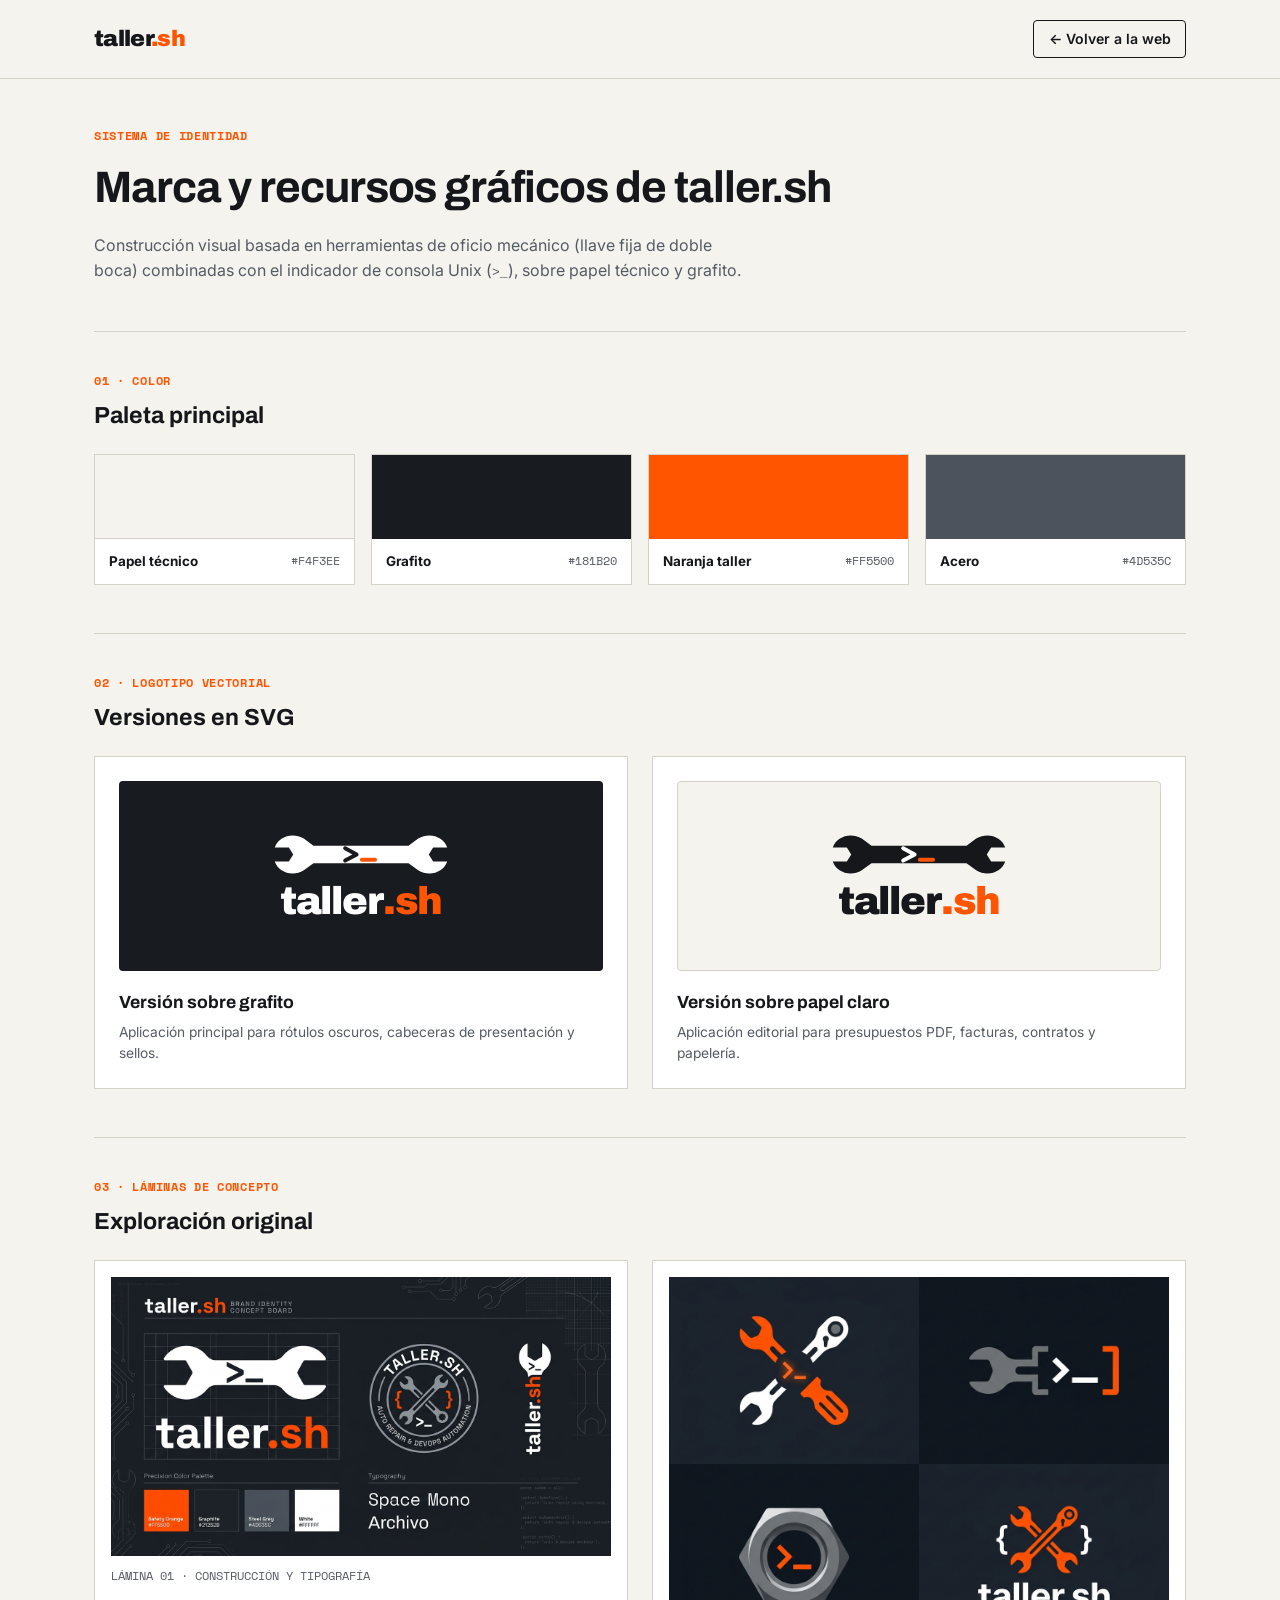
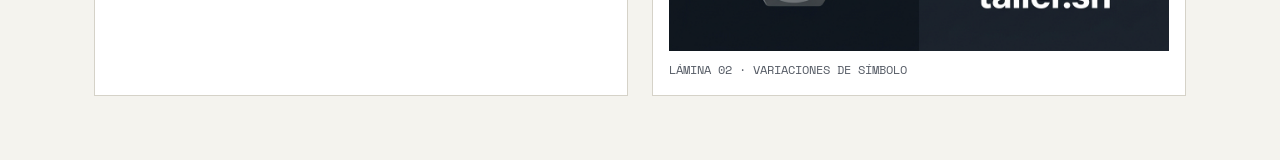
<file: logo-preview.html>
<!DOCTYPE html>
<html lang="es" translate="no" class="notranslate">
<head>
  <meta charset="UTF-8">
  <meta name="viewport" content="width=device-width, initial-scale=1.0">
  <meta name="google" content="notranslate">
  <title>taller.sh — Identidad Visual</title>
  <link rel="icon" type="image/svg+xml" href="favicon.svg?v=3.0">
  <link rel="preconnect" href="https://fonts.googleapis.com">
  <link rel="preconnect" href="https://fonts.gstatic.com" crossorigin>
  <link href="https://fonts.googleapis.com/css2?family=Archivo:wght@700;800;900&family=Inter:wght@400;500;600&family=Space+Mono:wght@400;700&display=swap" rel="stylesheet">
  <style>
    :root {
      --paper: #F4F3EE;
      --white: #FFFFFF;
      --ink: #15171B;
      --muted: #555B65;
      --graphite: #181B20;
      --orange: #FF5500;
      --rule: #D5D2C8;
    }
    * { box-sizing: border-box; margin: 0; padding: 0; }
    body {
      background: var(--paper);
      color: var(--ink);
      font-family: 'Inter', sans-serif;
      line-height: 1.55;
      padding-bottom: 4rem;
    }
    .container { max-width: 1140px; margin: 0 auto; padding: 0 1.5rem; }
    header {
      border-bottom: 1px solid var(--rule);
      padding: 1.25rem 0;
      margin-bottom: 3rem;
    }
    .nav-bar {
      display: flex;
      justify-content: space-between;
      align-items: center;
    }
    .brand {
      font-family: 'Archivo', sans-serif;
      font-weight: 900;
      font-size: 1.4rem;
      text-decoration: none;
      color: var(--ink);
      letter-spacing: -0.03em;
    }
    .brand span { color: var(--orange); }
    .back-link {
      font-size: 0.88rem;
      font-weight: 600;
      color: var(--ink);
      text-decoration: none;
      border: 1px solid var(--ink);
      padding: 0.45rem 0.9rem;
      border-radius: 4px;
    }
    .back-link:hover { background: var(--ink); color: var(--white); }
    .eyebrow {
      font-family: 'Space Mono', monospace;
      font-size: 0.72rem;
      font-weight: 700;
      color: var(--orange);
      letter-spacing: 0.06em;
      display: block;
      margin-bottom: 0.5rem;
    }
    h1 {
      font-family: 'Archivo', sans-serif;
      font-size: clamp(1.9rem, 3.5vw, 2.75rem);
      letter-spacing: -0.025em;
      margin-bottom: 0.75rem;
    }
    h2 {
      font-family: 'Archivo', sans-serif;
      font-size: 1.45rem;
      margin-bottom: 1.25rem;
    }
    p.lead { color: var(--muted); max-width: 65ch; margin-bottom: 3rem; }
    .section { border-top: 1px solid var(--rule); padding-top: 2.5rem; margin-top: 3rem; }
    .swatches {
      display: grid;
      grid-template-columns: repeat(auto-fit, minmax(200px, 1fr));
      gap: 1rem;
    }
    .swatch {
      border: 1px solid var(--rule);
      background: var(--white);
    }
    .swatch-box { height: 84px; }
    .swatch-info {
      padding: 0.75rem 0.9rem;
      display: flex;
      justify-content: space-between;
      font-size: 0.84rem;
    }
    .swatch-hex { font-family: 'Space Mono', monospace; color: var(--muted); font-size: 0.76rem; }
    .marks-grid {
      display: grid;
      grid-template-columns: repeat(auto-fit, minmax(320px, 1fr));
      gap: 1.5rem;
    }
    .mark-card {
      border: 1px solid var(--rule);
      background: var(--white);
      padding: 1.5rem;
    }
    .mark-stage {
      height: 190px;
      display: flex;
      align-items: center;
      justify-content: center;
      margin-bottom: 1.15rem;
      border-radius: 4px;
    }
    .stage-dark { background: var(--graphite); }
    .stage-light { background: var(--paper); border: 1px solid var(--rule); }
    .mark-card h3 { font-family: 'Archivo', sans-serif; font-size: 1.1rem; margin-bottom: 0.35rem; }
    .mark-card p { font-size: 0.86rem; color: var(--muted); }
    .boards {
      display: grid;
      grid-template-columns: 1fr 1fr;
      gap: 1.5rem;
    }
    .board-item {
      border: 1px solid var(--rule);
      background: var(--white);
      padding: 1rem;
    }
    .board-item img { width: 100%; height: auto; display: block; }
    .board-item span {
      display: block;
      margin-top: 0.65rem;
      font-family: 'Space Mono', monospace;
      font-size: 0.74rem;
      color: var(--muted);
    }
    @media (max-width: 820px) { .boards { grid-template-columns: 1fr; } }
  </style>
</head>
<body>
  <header>
    <div class="container nav-bar">
      <a href="index.html" class="brand">taller<span>.sh</span></a>
      <a href="index.html" class="back-link">← Volver a la web</a>
    </div>
  </header>

  <main class="container">
    <span class="eyebrow">SISTEMA DE IDENTIDAD</span>
    <h1>Marca y recursos gráficos de taller.sh</h1>
    <p class="lead">Construcción visual basada en herramientas de oficio mecánico (llave fija de doble boca) combinadas con el indicador de consola Unix (<code>&gt;_</code>), sobre papel técnico y grafito.</p>

    <div class="section">
      <span class="eyebrow">01 · COLOR</span>
      <h2>Paleta principal</h2>
      <div class="swatches">
        <div class="swatch">
          <div class="swatch-box" style="background:#F4F3EE;border-bottom:1px solid #D5D2C8;"></div>
          <div class="swatch-info"><strong>Papel técnico</strong><span class="swatch-hex">#F4F3EE</span></div>
        </div>
        <div class="swatch">
          <div class="swatch-box" style="background:#181B20;"></div>
          <div class="swatch-info"><strong>Grafito</strong><span class="swatch-hex">#181B20</span></div>
        </div>
        <div class="swatch">
          <div class="swatch-box" style="background:#FF5500;"></div>
          <div class="swatch-info"><strong>Naranja taller</strong><span class="swatch-hex">#FF5500</span></div>
        </div>
        <div class="swatch">
          <div class="swatch-box" style="background:#4D535C;"></div>
          <div class="swatch-info"><strong>Acero</strong><span class="swatch-hex">#4D535C</span></div>
        </div>
      </div>
    </div>

    <div class="section">
      <span class="eyebrow">02 · LOGOTIPO VECTORIAL</span>
      <h2>Versiones en SVG</h2>
      <div class="marks-grid">
        <div class="mark-card">
          <div class="mark-stage stage-dark">
            <svg width="230" height="110" viewBox="0 0 260 125" fill="none" xmlns="http://www.w3.org/2000/svg">
              <g transform="translate(30, 8)">
                <path d="M35 12 C22 4 6 10 2 22 L18 22 L23 30 L18 38 L2 38 C6 50 22 56 35 48 L46 40 L154 40 L165 48 C178 56 194 50 198 38 L182 38 L177 30 L182 22 L198 22 C194 10 178 4 165 12 L154 20 L46 20 Z" fill="#FFFFFF"/>
                <path d="M82 23 L95 30 L82 37" stroke="#181B20" stroke-width="4.5" stroke-linecap="round" stroke-linejoin="round"/>
                <line x1="101" y1="36" x2="116" y2="36" stroke="#FF5500" stroke-width="4.5" stroke-linecap="round"/>
              </g>
              <text x="130" y="106" text-anchor="middle" font-family="'Archivo', sans-serif" font-weight="900" font-size="44" fill="#FFFFFF" letter-spacing="-0.03em">taller<tspan fill="#FF5500">.sh</tspan></text>
            </svg>
          </div>
          <h3>Versión sobre grafito</h3>
          <p>Aplicación principal para rótulos oscuros, cabeceras de presentación y sellos.</p>
        </div>

        <div class="mark-card">
          <div class="mark-stage stage-light">
            <svg width="230" height="110" viewBox="0 0 260 125" fill="none" xmlns="http://www.w3.org/2000/svg">
              <g transform="translate(30, 8)">
                <path d="M35 12 C22 4 6 10 2 22 L18 22 L23 30 L18 38 L2 38 C6 50 22 56 35 48 L46 40 L154 40 L165 48 C178 56 194 50 198 38 L182 38 L177 30 L182 22 L198 22 C194 10 178 4 165 12 L154 20 L46 20 Z" fill="#15171B"/>
                <path d="M82 23 L95 30 L82 37" stroke="#FFFFFF" stroke-width="4.5" stroke-linecap="round" stroke-linejoin="round"/>
                <line x1="101" y1="36" x2="116" y2="36" stroke="#FF5500" stroke-width="4.5" stroke-linecap="round"/>
              </g>
              <text x="130" y="106" text-anchor="middle" font-family="'Archivo', sans-serif" font-weight="900" font-size="44" fill="#15171B" letter-spacing="-0.03em">taller<tspan fill="#FF5500">.sh</tspan></text>
            </svg>
          </div>
          <h3>Versión sobre papel claro</h3>
          <p>Aplicación editorial para presupuestos PDF, facturas, contratos y papelería.</p>
        </div>
      </div>
    </div>

    <div class="section">
      <span class="eyebrow">03 · LÁMINAS DE CONCEPTO</span>
      <h2>Exploración original</h2>
      <div class="boards">
        <div class="board-item">
          <img src="assets/branding/taller_sh_logo_concept_sheet_1793552423222.jpg" alt="Lámina de identidad taller.sh">
          <span>LÁMINA 01 · CONSTRUCCIÓN Y TIPOGRAFÍA</span>
        </div>
        <div class="board-item">
          <img src="assets/branding/taller_sh_icon_variations_1793552442196.jpg" alt="Variaciones de icono taller.sh">
          <span>LÁMINA 02 · VARIACIONES DE SÍMBOLO</span>
        </div>
      </div>
    </div>
  </main>
</body>
</html>
</file>
<file: style.css>
/* ==========================================================================
   taller.sh — Industrial Precision Design System v17.0
   Swiss Technical Grid / Sovereign Infrastructure Studio · Barcelona
   ========================================================================== */

:root {
  /* Warm Industrial Stone Canvas & Surfaces */
  --canvas: #f5f4f0;
  --canvas-subtle: #eae8e1;
  --surface-white: #ffffff;
  --surface-stone: #faf9f5;
  --surface-inset: #eeece5;
  --surface-sunken: #e4e2da;
  
  /* High-Contrast Technical Terminal (Strictly for Code & Schematics) */
  --terminal-bg: #18181b;
  --terminal-surface: #222226;
  --terminal-border: rgba(255, 255, 255, 0.12);
  --terminal-border-subtle: rgba(255, 255, 255, 0.08);
  --terminal-text: #f4f4f5;
  --terminal-muted: #a1a1aa;
  --terminal-dim: #71717a;

  /* Exposed 1px Structural Precision Grid */
  --border-structural: #e2e0d8;
  --border-structural-strong: #cac6bb;
  --border-subtle: #eeece5;
  --border-accent: rgba(255, 79, 0, 0.35);

  /* Typography Colors */
  --text-primary: #141413;
  --text-secondary: #5c5b56;
  --text-muted: #828079;
  --text-dim: #a6a49c;
  --text-inverse: #ffffff;

  /* Tactile Industrial Accents */
  --accent-orange: #ff4f00;        /* International Industrial Orange */
  --accent-orange-hover: #e04500;
  --accent-orange-active: #cc3e00;
  --accent-orange-subtle: rgba(255, 79, 0, 0.08);
  --accent-orange-glow: 0 0 20px -2px rgba(255, 79, 0, 0.25);
  
  --accent-emerald: #10b981;       /* Signal Emerald */
  --accent-emerald-subtle: rgba(16, 185, 129, 0.10);
  --accent-emerald-border: rgba(16, 185, 129, 0.30);
  --accent-warn: #d97706;

  /* Typography */
  --font-sans: 'Plus Jakarta Sans', -apple-system, BlinkMacSystemFont, 'Segoe UI', Roboto, sans-serif;
  --font-mono: 'IBM Plex Mono', 'Geist Mono', ui-monospace, SFMono-Regular, Menlo, monospace;

  /* Typographic Scale */
  --step-xs: 0.75rem;                           /* 12px */
  --step-small: 0.875rem;                       /* 14px */
  --step-body: 1rem;                            /* 16px */
  --step-lead: 1.125rem;                        /* 18px */
  --step-h3: clamp(1.25rem, 1.8vw, 1.5rem);     /* 20px - 24px */
  --step-title: clamp(1.75rem, 2.8vw, 2.35rem); /* 28px - 38px */
  --step-display: clamp(2.4rem, 4.4vw, 3.8rem); /* 38px - 60px */

  /* Structural Geometry */
  --radius-xs: 3px;
  --radius-sm: 6px;
  --radius-md: 8px;
  --radius-lg: 12px;
  --radius-pill: 9999px;

  /* Tactile Shadows */
  --shadow-tactile: 0 1px 3px rgba(20, 20, 19, 0.05), 0 1px 2px rgba(20, 20, 19, 0.03);
  --shadow-card: 0 2px 6px rgba(20, 20, 19, 0.06), 0 1px 2px rgba(20, 20, 19, 0.03);
  --shadow-lift: 0 8px 24px -4px rgba(20, 20, 19, 0.09), 0 2px 6px rgba(20, 20, 19, 0.04);
  --shadow-modal: 0 24px 64px -12px rgba(20, 20, 19, 0.28), 0 4px 12px rgba(20, 20, 19, 0.08);

  /* Layout */
  --container-max: 1200px;
  --header-height: 64px;
}

/* ==========================================================================
   RESET & FOUNDATIONS
   ========================================================================== */
*, *::before, *::after {
  box-sizing: border-box;
  margin: 0;
  padding: 0;
}

html {
  font-size: 16px;
  scroll-behavior: smooth;
  -webkit-font-smoothing: antialiased;
  -moz-osx-font-smoothing: grayscale;
  background-color: var(--canvas);
  color: var(--text-primary);
}

body {
  font-family: var(--font-sans);
  font-size: var(--step-body);
  line-height: 1.6;
  background-color: var(--canvas);
  color: var(--text-primary);
  min-height: 100vh;
  position: relative;
}

/* Subtle Swiss Precision Dot Grid */
body::before {
  content: "";
  position: fixed;
  inset: 0;
  background-image: radial-gradient(rgba(20, 20, 19, 0.065) 1px, transparent 1px);
  background-size: 24px 24px;
  pointer-events: none;
  z-index: 0;
}

main {
  position: relative;
  z-index: 1;
}

a {
  color: inherit;
  text-decoration: none;
}

button, input, textarea, select {
  font: inherit;
  color: inherit;
}

ul, ol {
  list-style: none;
}

img, svg {
  display: block;
  max-width: 100%;
}

::selection {
  background-color: var(--accent-orange);
  color: #ffffff;
}

/* ==========================================================================
   STRUCTURAL CONTAINER & GRID
   ========================================================================== */
.container {
  width: 100%;
  max-width: var(--container-max);
  margin-left: auto;
  margin-right: auto;
  padding-left: clamp(1rem, 3.5vw, 2.5rem);
  padding-right: clamp(1rem, 3.5vw, 2.5rem);
}

.section {
  padding-top: clamp(3.5rem, 6vw, 6rem);
  padding-bottom: clamp(3.5rem, 6vw, 6rem);
  border-bottom: 1px solid var(--border-structural);
  position: relative;
  z-index: 1;
}

.section-head {
  max-width: 760px;
  margin-bottom: clamp(2rem, 4vw, 3.25rem);
}

.section-tag-label {
  display: inline-flex;
  align-items: center;
  gap: 0.5rem;
  font-family: var(--font-mono);
  font-size: var(--step-xs);
  font-weight: 600;
  text-transform: uppercase;
  letter-spacing: 0.08em;
  color: var(--accent-orange);
  background: var(--surface-white);
  border: 1px solid var(--border-structural);
  padding: 0.25rem 0.65rem;
  border-radius: var(--radius-xs);
  margin-bottom: 0.85rem;
  box-shadow: var(--shadow-tactile);
}

.section-heading {
  font-size: var(--step-title);
  font-weight: 700;
  letter-spacing: -0.025em;
  line-height: 1.15;
  color: var(--text-primary);
  margin-bottom: 0.85rem;
}

.section-narrative {
  font-size: var(--step-lead);
  line-height: 1.55;
  color: var(--text-secondary);
}

/* ==========================================================================
   BUTTONS & TACTILE CONTROLS
   ========================================================================== */
.btn {
  display: inline-flex;
  align-items: center;
  justify-content: center;
  gap: 0.5rem;
  font-family: var(--font-sans);
  font-weight: 600;
  font-size: var(--step-small);
  line-height: 1;
  padding: 0.75rem 1.25rem;
  border-radius: var(--radius-sm);
  cursor: pointer;
  transition: background-color 0.15s ease, border-color 0.15s ease, color 0.15s ease, box-shadow 0.15s ease, transform 0.1s ease;
  border: 1px solid transparent;
  white-space: nowrap;
}

.btn:active {
  transform: translateY(1px);
}

.btn-primary {
  background-color: var(--accent-orange);
  color: #ffffff;
  border-color: var(--accent-orange-hover);
  box-shadow: 0 1px 2px rgba(0, 0, 0, 0.1), inset 0 1px 0 rgba(255, 255, 255, 0.25);
}

.btn-primary:hover {
  background-color: var(--accent-orange-hover);
  border-color: var(--accent-orange-active);
  box-shadow: 0 2px 6px rgba(255, 79, 0, 0.35);
}

.btn-secondary {
  background-color: var(--surface-white);
  color: var(--text-primary);
  border-color: var(--border-structural-strong);
  box-shadow: var(--shadow-tactile);
}

.btn-secondary:hover {
  background-color: var(--surface-stone);
  border-color: var(--text-secondary);
  color: var(--text-primary);
}

.btn-dark {
  background-color: var(--terminal-bg);
  color: #ffffff;
  border-color: var(--terminal-surface);
  box-shadow: var(--shadow-tactile);
}

.btn-dark:hover {
  background-color: var(--terminal-surface);
  border-color: rgba(255, 255, 255, 0.2);
}

.btn-sm {
  font-size: var(--step-xs);
  padding: 0.5rem 0.85rem;
  border-radius: var(--radius-xs);
}

.btn-block {
  width: 100%;
}

/* ==========================================================================
   NAVIGATION HEADER
   ========================================================================== */
.site-nav {
  position: sticky;
  top: 0;
  z-index: 100;
  background-color: rgba(245, 244, 240, 0.92);
  backdrop-filter: blur(12px);
  -webkit-backdrop-filter: blur(12px);
  border-bottom: 1px solid var(--border-structural);
  height: var(--header-height);
}

.site-nav-inner {
  display: flex;
  align-items: center;
  justify-content: space-between;
  height: 100%;
  gap: 1.5rem;
}

.brand {
  display: inline-flex;
  align-items: center;
  gap: 0.65rem;
  font-family: var(--font-mono);
  font-size: 1.05rem;
  font-weight: 700;
  color: var(--text-primary);
  letter-spacing: -0.02em;
}

.brand-glyph {
  display: inline-flex;
  align-items: center;
  justify-content: center;
  background-color: var(--accent-orange);
  color: #ffffff;
  font-size: 0.75rem;
  font-weight: 700;
  padding: 0.15rem 0.4rem;
  border-radius: var(--radius-xs);
}

.brand-dot {
  color: var(--accent-orange);
}

.brand-sub {
  font-size: 0.65rem;
  font-weight: 500;
  color: var(--text-muted);
  border-left: 1px solid var(--border-structural);
  padding-left: 0.65rem;
  letter-spacing: 0.04em;
  text-transform: uppercase;
}

.nav-menu {
  display: flex;
  align-items: center;
  gap: 1.5rem;
}

.nav-link {
  font-family: var(--font-sans);
  font-size: var(--step-small);
  font-weight: 500;
  color: var(--text-secondary);
  transition: color 0.15s ease;
  position: relative;
}

.nav-link:hover {
  color: var(--text-primary);
}

.nav-actions {
  display: flex;
  align-items: center;
  gap: 0.75rem;
}

.mobile-menu-btn {
  display: none;
  font-family: var(--font-mono);
  font-size: var(--step-xs);
  font-weight: 600;
  padding: 0.45rem 0.75rem;
  border-radius: var(--radius-xs);
  border: 1px solid var(--border-structural-strong);
  background: var(--surface-white);
  color: var(--text-primary);
  cursor: pointer;
}

/* ==========================================================================
   HERO SECTION (BIFURCATED SELF-SEGMENTATION)
   ========================================================================== */
.hero-section {
  padding-top: clamp(3.5rem, 6vw, 5.5rem);
  padding-bottom: clamp(3.5rem, 6vw, 5.5rem);
  border-bottom: 1px solid var(--border-structural);
  position: relative;
  z-index: 1;
}

.hero-grid {
  display: grid;
  grid-template-columns: 1.15fr 1fr;
  gap: clamp(2rem, 4vw, 3.5rem);
  align-items: center;
}

.hero-statement {
  display: flex;
  flex-direction: column;
}

.hero-badge-pill {
  display: inline-flex;
  align-items: center;
  gap: 0.5rem;
  font-family: var(--font-mono);
  font-size: var(--step-xs);
  font-weight: 600;
  letter-spacing: 0.04em;
  text-transform: uppercase;
  color: var(--text-primary);
  background-color: var(--surface-white);
  border: 1px solid var(--border-structural);
  padding: 0.35rem 0.85rem;
  border-radius: var(--radius-pill);
  box-shadow: var(--shadow-tactile);
  width: fit-content;
  margin-bottom: 1.5rem;
}

.hero-badge-pip {
  width: 7px;
  height: 7px;
  border-radius: 50%;
  background-color: var(--accent-emerald);
  box-shadow: 0 0 6px var(--accent-emerald);
  animation: pulse-emerald 2s infinite ease-in-out;
}

@keyframes pulse-emerald {
  0%, 100% { opacity: 1; transform: scale(1); }
  50% { opacity: 0.5; transform: scale(0.9); }
}

.hero-title {
  font-size: var(--step-display);
  font-weight: 800;
  line-height: 1.08;
  letter-spacing: -0.03em;
  color: var(--text-primary);
  margin-bottom: 1.25rem;
}

.hero-title .title-accent {
  color: var(--accent-orange);
}

.hero-desc {
  font-size: var(--step-lead);
  line-height: 1.55;
  color: var(--text-secondary);
  margin-bottom: 2rem;
  max-width: 580px;
}

.hero-cta-bar {
  display: flex;
  flex-wrap: wrap;
  gap: 1rem;
  margin-bottom: 2rem;
}

.hero-reassurance-row {
  display: flex;
  flex-wrap: wrap;
  gap: 0.75rem 1.25rem;
  padding-top: 1.25rem;
  border-top: 1px solid var(--border-structural);
}

.reassurance-pill {
  display: inline-flex;
  align-items: center;
  gap: 0.45rem;
  font-family: var(--font-mono);
  font-size: var(--step-xs);
  font-weight: 500;
  color: var(--text-secondary);
}

.reassurance-pill .pill-icon {
  color: var(--accent-emerald);
}

/* ==========================================================================
   INTERACTIVE 3-STAGE ARCHITECTURE GRAPH (CENTERPIECE)
   ========================================================================== */
.diagram-container {
  background-color: var(--surface-white);
  border: 1px solid var(--border-structural-strong);
  border-radius: var(--radius-md);
  box-shadow: var(--shadow-lift);
  overflow: hidden;
  position: relative;
}

.diagram-header {
  display: flex;
  align-items: center;
  justify-content: space-between;
  padding: 0.75rem 1rem;
  background-color: var(--surface-stone);
  border-bottom: 1px solid var(--border-structural);
}

.diagram-dots {
  display: flex;
  gap: 6px;
}

.diagram-dot {
  width: 9px;
  height: 9px;
  border-radius: 50%;
  background-color: var(--border-structural-strong);
}

.diagram-title {
  font-family: var(--font-mono);
  font-size: var(--step-xs);
  font-weight: 600;
  color: var(--text-secondary);
  letter-spacing: 0.03em;
}

.diagram-status {
  display: inline-flex;
  align-items: center;
  gap: 0.4rem;
  font-family: var(--font-mono);
  font-size: 0.7rem;
  color: var(--accent-emerald);
  font-weight: 600;
  text-transform: uppercase;
}

.diagram-status .pip {
  width: 6px;
  height: 6px;
  border-radius: 50%;
  background-color: var(--accent-emerald);
}

.pipeline-selector {
  display: flex;
  background-color: var(--surface-inset);
  border-bottom: 1px solid var(--border-structural);
  overflow-x: auto;
}

.pipeline-btn {
  flex: 1;
  padding: 0.6rem 0.85rem;
  font-family: var(--font-mono);
  font-size: 0.72rem;
  font-weight: 600;
  text-align: center;
  background: transparent;
  border: none;
  border-right: 1px solid var(--border-structural);
  color: var(--text-secondary);
  cursor: pointer;
  white-space: nowrap;
  transition: background-color 0.15s ease, color 0.15s ease;
}

.pipeline-btn:last-child {
  border-right: none;
}

.pipeline-btn:hover {
  background-color: var(--surface-white);
  color: var(--text-primary);
}

.pipeline-btn.active {
  background-color: var(--surface-white);
  color: var(--accent-orange);
  font-weight: 700;
  box-shadow: inset 0 -2px 0 var(--accent-orange);
}

.diagram-body {
  padding: 1.25rem;
  background-color: var(--canvas);
}

.stages-flow {
  display: flex;
  flex-direction: column;
  gap: 0.75rem;
  position: relative;
}

.stage-card {
  background-color: var(--surface-white);
  border: 1px solid var(--border-structural);
  border-radius: var(--radius-sm);
  padding: 0.85rem 1rem;
  box-shadow: var(--shadow-tactile);
  position: relative;
  transition: border-color 0.2s ease, transform 0.2s ease;
}

.stage-card.runtime-stage {
  background-color: var(--terminal-bg);
  color: var(--terminal-text);
  border-color: var(--terminal-border);
}

.stage-header {
  display: flex;
  align-items: center;
  justify-content: space-between;
  margin-bottom: 0.35rem;
}

.stage-badge {
  font-family: var(--font-mono);
  font-size: 0.68rem;
  font-weight: 700;
  letter-spacing: 0.05em;
  text-transform: uppercase;
  color: var(--accent-orange);
}

.stage-card.runtime-stage .stage-badge {
  color: var(--accent-emerald);
}

.stage-state {
  font-family: var(--font-mono);
  font-size: 0.68rem;
  color: var(--text-muted);
}

.stage-card.runtime-stage .stage-state {
  color: var(--terminal-muted);
}

.stage-title {
  font-size: var(--step-small);
  font-weight: 700;
  margin-bottom: 0.25rem;
  line-height: 1.25;
}

.stage-card.runtime-stage .stage-title {
  color: #ffffff;
}

.stage-desc {
  font-size: var(--step-xs);
  line-height: 1.45;
  color: var(--text-secondary);
}

.stage-card.runtime-stage .stage-desc {
  color: var(--terminal-muted);
}

.flow-connector {
  display: flex;
  align-items: center;
  justify-content: center;
  height: 20px;
  position: relative;
}

.connector-line {
  width: 2px;
  height: 100%;
  background-color: var(--border-structural-strong);
  position: relative;
}

.connector-pulse {
  position: absolute;
  top: 0;
  width: 6px;
  height: 6px;
  border-radius: 50%;
  background-color: var(--accent-orange);
  box-shadow: 0 0 6px var(--accent-orange);
  transform: translateX(-2px);
  animation: packet-drop 1.8s infinite linear;
}

@keyframes packet-drop {
  0% { top: 0%; opacity: 0; }
  20% { opacity: 1; }
  80% { opacity: 1; }
  100% { top: 100%; opacity: 0; }
}

.diagram-telemetry {
  display: grid;
  grid-template-columns: repeat(4, 1fr);
  gap: 0.5rem;
  padding: 0.75rem 1rem;
  background-color: var(--surface-stone);
  border-top: 1px solid var(--border-structural);
}

.telemetry-item {
  display: flex;
  flex-direction: column;
}

.telemetry-lbl {
  font-family: var(--font-mono);
  font-size: 0.62rem;
  text-transform: uppercase;
  color: var(--text-muted);
  letter-spacing: 0.04em;
}

.telemetry-val {
  font-family: var(--font-mono);
  font-size: 0.75rem;
  font-weight: 700;
  color: var(--text-primary);
}

.telemetry-val.highlight {
  color: var(--accent-emerald);
}

/* ==========================================================================
   SECTION: DIGITAL BLUEPRINT CATALOG (FAST CASH / €49 – €199)
   ========================================================================== */
.blueprint-tabs-bar {
  display: flex;
  align-items: center;
  gap: 0.5rem;
  margin-bottom: 2rem;
  border-bottom: 1px solid var(--border-structural);
  padding-bottom: 0.75rem;
  overflow-x: auto;
}

.blueprint-tab {
  display: inline-flex;
  align-items: center;
  gap: 0.45rem;
  background-color: var(--surface-white);
  border: 1px solid var(--border-structural-strong);
  padding: 0.45rem 0.85rem;
  border-radius: var(--radius-xs);
  font-family: var(--font-mono);
  font-size: var(--step-xs);
  font-weight: 600;
  color: var(--text-secondary);
  cursor: pointer;
  transition: all 0.15s ease;
  white-space: nowrap;
}

.blueprint-tab:hover {
  border-color: var(--text-primary);
  color: var(--text-primary);
}

.blueprint-tab.active {
  background-color: var(--text-primary);
  color: #ffffff;
  border-color: var(--text-primary);
}

.blueprint-tab .tab-count {
  font-size: 0.65rem;
  padding: 0.1rem 0.35rem;
  border-radius: var(--radius-xs);
  background-color: rgba(20, 20, 19, 0.08);
}

.blueprint-tab.active .tab-count {
  background-color: rgba(255, 255, 255, 0.2);
}

.blueprints-grid {
  display: grid;
  grid-template-columns: repeat(3, 1fr);
  gap: 1.5rem;
}

.blueprint-card {
  background-color: var(--surface-white);
  border: 1px solid var(--border-structural);
  border-radius: var(--radius-md);
  padding: 1.5rem;
  box-shadow: var(--shadow-card);
  display: flex;
  flex-direction: column;
  transition: transform 0.2s ease, box-shadow 0.2s ease, border-color 0.2s ease;
  position: relative;
}

.blueprint-card:hover {
  transform: translateY(-2px);
  border-color: var(--border-structural-strong);
  box-shadow: var(--shadow-lift);
}

.blueprint-card.hidden {
  display: none !important;
}

.blueprint-header {
  display: flex;
  align-items: flex-start;
  justify-content: space-between;
  gap: 0.75rem;
  margin-bottom: 0.85rem;
}

.blueprint-stack {
  font-family: var(--font-mono);
  font-size: 0.7rem;
  font-weight: 600;
  color: var(--text-muted);
  letter-spacing: 0.03em;
  text-transform: uppercase;
}

.blueprint-badge {
  font-family: var(--font-mono);
  font-size: 0.72rem;
  font-weight: 700;
  background-color: var(--accent-orange-subtle);
  color: var(--accent-orange);
  border: 1px solid rgba(255, 79, 0, 0.25);
  padding: 0.2rem 0.5rem;
  border-radius: var(--radius-xs);
  white-space: nowrap;
}

.blueprint-title {
  font-size: 1.15rem;
  font-weight: 700;
  line-height: 1.25;
  color: var(--text-primary);
  margin-bottom: 0.75rem;
}

.blueprint-formula {
  font-size: var(--step-small);
  line-height: 1.5;
  color: var(--text-secondary);
  margin-bottom: 1.25rem;
  flex-grow: 1;
}

.file-tags {
  display: flex;
  flex-wrap: wrap;
  gap: 0.35rem;
  margin-bottom: 1.25rem;
  padding: 0.65rem 0.75rem;
  background-color: var(--surface-stone);
  border: 1px solid var(--border-structural);
  border-radius: var(--radius-xs);
}

.file-tags span {
  font-family: var(--font-mono);
  font-size: 0.68rem;
  color: var(--text-muted);
  background-color: var(--surface-white);
  padding: 0.15rem 0.4rem;
  border-radius: 2px;
  border: 1px solid var(--border-subtle);
}

.blueprint-actions {
  display: flex;
  flex-direction: column;
  gap: 0.5rem;
  margin-bottom: 0.85rem;
}

.blueprint-btn-row {
  display: grid;
  grid-template-columns: 1fr 1fr;
  gap: 0.5rem;
}

/* The Crucial Upsell Hook Box */
.blueprint-upsell-hook {
  background-color: var(--surface-inset);
  border: 1px dashed var(--border-structural-strong);
  border-radius: var(--radius-xs);
  padding: 0.65rem 0.75rem;
  font-size: 0.75rem;
  line-height: 1.4;
  color: var(--text-secondary);
}

.blueprint-upsell-hook strong {
  color: var(--text-primary);
}

.blueprint-upsell-link {
  display: inline-block;
  font-weight: 600;
  color: var(--accent-orange);
  text-decoration: underline;
  text-underline-offset: 2px;
  cursor: pointer;
  margin-top: 0.2rem;
}

.blueprint-upsell-link:hover {
  color: var(--accent-orange-hover);
}

/* ==========================================================================
   SECTION: PRODUCTIZED CUSTOM B2B OFFERS (HIGH-TICKET SPRINTS)
   ========================================================================== */
.sprints-grid {
  display: grid;
  grid-template-columns: 1fr 1.15fr 1fr;
  gap: 1.5rem;
  align-items: stretch;
  margin-bottom: 2.5rem;
}

.sprint-card {
  background-color: var(--surface-white);
  border: 1px solid var(--border-structural);
  border-radius: var(--radius-md);
  padding: clamp(1.5rem, 3vw, 2rem);
  box-shadow: var(--shadow-card);
  display: flex;
  flex-direction: column;
  position: relative;
  transition: transform 0.2s ease, box-shadow 0.2s ease;
}

.sprint-card:hover {
  transform: translateY(-2px);
  box-shadow: var(--shadow-lift);
}

.sprint-card.featured {
  background-color: var(--surface-stone);
  border: 2px solid var(--accent-orange);
  box-shadow: var(--shadow-lift);
}

.sprint-badge {
  font-family: var(--font-mono);
  font-size: var(--step-xs);
  font-weight: 700;
  text-transform: uppercase;
  letter-spacing: 0.05em;
  color: var(--text-muted);
  margin-bottom: 0.5rem;
}

.sprint-badge-popular {
  display: inline-flex;
  align-items: center;
  gap: 0.4rem;
  font-family: var(--font-mono);
  font-size: var(--step-xs);
  font-weight: 700;
  text-transform: uppercase;
  letter-spacing: 0.05em;
  background-color: var(--accent-orange);
  color: #ffffff;
  padding: 0.25rem 0.65rem;
  border-radius: var(--radius-xs);
  margin-bottom: 0.75rem;
  width: fit-content;
}

.sprint-title {
  font-size: 1.35rem;
  font-weight: 700;
  line-height: 1.2;
  color: var(--text-primary);
  margin-bottom: 0.5rem;
}

.sprint-turnaround {
  font-family: var(--font-mono);
  font-size: 0.75rem;
  font-weight: 600;
  color: var(--accent-emerald);
  margin-bottom: 0.85rem;
}

.sprint-desc {
  font-size: var(--step-small);
  line-height: 1.5;
  color: var(--text-secondary);
  margin-bottom: 1.5rem;
}

.sprint-pricing {
  margin-bottom: 1.5rem;
  padding-bottom: 1.5rem;
  border-bottom: 1px solid var(--border-structural);
}

.sprint-price-row {
  display: flex;
  align-items: baseline;
  gap: 0.5rem;
}

.sprint-price {
  font-family: var(--font-mono);
  font-size: 2.25rem;
  font-weight: 700;
  line-height: 1;
  color: var(--text-primary);
}

.sprint-term {
  font-size: var(--step-xs);
  color: var(--text-muted);
  margin-top: 0.25rem;
}

.sprint-deliverables-list {
  display: flex;
  flex-direction: column;
  gap: 0.75rem;
  margin-bottom: 2rem;
  flex-grow: 1;
}

.sprint-deliverables-list li {
  font-size: var(--step-small);
  line-height: 1.45;
  color: var(--text-secondary);
  position: relative;
  padding-left: 1.35rem;
}

.sprint-deliverables-list li::before {
  content: "✓";
  position: absolute;
  left: 0;
  color: var(--accent-emerald);
  font-weight: 700;
}

/* ==========================================================================
   OFFER GUARANTEE & COHORT CAPACITY BAR
   ========================================================================== */
.offer-guarantee-wrap {
  display: grid;
  grid-template-columns: 1.4fr 1fr;
  gap: 2rem;
  align-items: center;
  background-color: var(--surface-white);
  border: 1px solid var(--border-structural-strong);
  border-radius: var(--radius-md);
  padding: 1.75rem;
  box-shadow: var(--shadow-card);
}

.guarantee-content-title {
  display: flex;
  align-items: center;
  gap: 0.65rem;
  font-size: 1.15rem;
  font-weight: 700;
  color: var(--text-primary);
  margin-bottom: 0.5rem;
}

.guarantee-shield-icon {
  color: var(--accent-emerald);
  display: flex;
}

.guarantee-content-desc {
  font-size: var(--step-small);
  line-height: 1.5;
  color: var(--text-secondary);
}

.cohort-capacity-badge {
  background-color: var(--surface-stone);
  border: 1px solid var(--border-structural);
  border-radius: var(--radius-sm);
  padding: 1.25rem;
  display: flex;
  flex-direction: column;
  gap: 0.35rem;
}

.cohort-label {
  font-family: var(--font-mono);
  font-size: 0.7rem;
  font-weight: 600;
  text-transform: uppercase;
  color: var(--text-muted);
  letter-spacing: 0.05em;
}

.cohort-status {
  display: flex;
  align-items: center;
  gap: 0.5rem;
  font-family: var(--font-mono);
  font-size: 0.95rem;
  font-weight: 700;
  color: var(--text-primary);
}

.cohort-status .pulse-pip {
  width: 8px;
  height: 8px;
  border-radius: 50%;
  background-color: var(--accent-orange);
  animation: pulse-orange 2s infinite ease-in-out;
}

@keyframes pulse-orange {
  0%, 100% { opacity: 1; transform: scale(1); }
  50% { opacity: 0.4; transform: scale(0.85); }
}

/* ==========================================================================
   SECTION: OPERATIONAL BOTTLENECKS SOLVED
   ========================================================================== */
.solutions-grid {
  display: grid;
  grid-template-columns: repeat(2, 1fr);
  gap: 1.5rem;
}

.solution-card {
  background-color: var(--surface-white);
  border: 1px solid var(--border-structural);
  border-radius: var(--radius-md);
  padding: 1.5rem;
  box-shadow: var(--shadow-tactile);
}

.solution-header {
  display: flex;
  align-items: center;
  justify-content: space-between;
  margin-bottom: 0.75rem;
}

.solution-tag {
  font-family: var(--font-mono);
  font-size: 0.72rem;
  font-weight: 600;
  text-transform: uppercase;
  color: var(--text-muted);
  letter-spacing: 0.04em;
}

.solution-outcome-badge {
  font-family: var(--font-mono);
  font-size: 0.72rem;
  font-weight: 700;
  color: var(--accent-emerald);
  background-color: var(--accent-emerald-subtle);
  border: 1px solid var(--accent-emerald-border);
  padding: 0.15rem 0.5rem;
  border-radius: var(--radius-xs);
}

.solution-title {
  font-size: 1.15rem;
  font-weight: 700;
  color: var(--text-primary);
  margin-bottom: 0.75rem;
}

.solution-block-text {
  font-size: var(--step-small);
  line-height: 1.5;
  color: var(--text-secondary);
}

.solution-block-text strong {
  color: var(--text-primary);
}

/* ==========================================================================
   ROI TIME RECOVERY CALCULATOR (SWISS TECHNICAL GRID)
   ========================================================================== */
.roi-calculator-wrap {
  display: grid;
  grid-template-columns: 1.25fr 1fr;
  gap: 2rem;
  background-color: var(--surface-white);
  border: 1px solid var(--border-structural-strong);
  border-radius: var(--radius-md);
  padding: clamp(1.5rem, 3.5vw, 2.5rem);
  box-shadow: var(--shadow-lift);
  margin-bottom: 2.5rem;
}

.roi-header-badge {
  font-family: var(--font-mono);
  font-size: var(--step-xs);
  font-weight: 700;
  letter-spacing: 0.08em;
  text-transform: uppercase;
  color: var(--accent-orange);
  margin-bottom: 0.5rem;
}

.roi-calc-title {
  font-size: 1.35rem;
  font-weight: 700;
  line-height: 1.2;
  margin-bottom: 0.5rem;
}

.roi-calc-desc {
  font-size: var(--step-small);
  color: var(--text-secondary);
  margin-bottom: 1.5rem;
  line-height: 1.5;
}

.roi-slider-group {
  margin-bottom: 1.25rem;
}

.roi-slider-header {
  display: flex;
  justify-content: space-between;
  margin-bottom: 0.5rem;
}

.roi-slider-label {
  font-size: var(--step-small);
  font-weight: 600;
  color: var(--text-primary);
}

.roi-slider-val {
  font-family: var(--font-mono);
  font-size: var(--step-small);
  font-weight: 700;
  color: var(--accent-orange);
}

.roi-range-input {
  width: 100%;
  height: 6px;
  background-color: var(--surface-inset);
  border-radius: var(--radius-pill);
  outline: none;
  -webkit-appearance: none;
  cursor: pointer;
}

.roi-range-input::-webkit-slider-thumb {
  -webkit-appearance: none;
  width: 18px;
  height: 18px;
  border-radius: 50%;
  background-color: var(--accent-orange);
  box-shadow: 0 1px 3px rgba(0,0,0,0.3);
  cursor: pointer;
  border: 2px solid #ffffff;
}

.roi-results-box {
  background-color: var(--surface-stone);
  border: 1px solid var(--border-structural);
  border-radius: var(--radius-sm);
  padding: 1.5rem;
  display: flex;
  flex-direction: column;
  justify-content: center;
  gap: 1rem;
}

.roi-stat-row {
  display: flex;
  align-items: baseline;
  justify-content: space-between;
  padding-bottom: 0.75rem;
  border-bottom: 1px solid var(--border-structural);
}

.roi-stat-row:last-child {
  border-bottom: none;
  padding-bottom: 0;
}

.roi-stat-lbl {
  font-size: var(--step-small);
  color: var(--text-secondary);
}

.roi-stat-num {
  font-family: var(--font-mono);
  font-size: 1.15rem;
  font-weight: 700;
  color: var(--text-primary);
}

.roi-stat-num.highlight {
  color: var(--accent-emerald);
  font-size: 1.35rem;
}

/* ==========================================================================
   DATA PRIVACY & GDPR COMPARISON TABLE
   ========================================================================== */
.economics-table-card {
  background-color: var(--surface-white);
  border: 1px solid var(--border-structural);
  border-radius: var(--radius-md);
  box-shadow: var(--shadow-card);
  overflow-x: auto;
}

.comparison-table {
  width: 100%;
  border-collapse: collapse;
  text-align: left;
  font-size: var(--step-small);
}

.comparison-table th {
  padding: 1rem 1.25rem;
  font-family: var(--font-mono);
  font-size: var(--step-xs);
  font-weight: 700;
  text-transform: uppercase;
  letter-spacing: 0.05em;
  background-color: var(--surface-stone);
  border-bottom: 1px solid var(--border-structural-strong);
}

.comparison-table td {
  padding: 1.1rem 1.25rem;
  border-bottom: 1px solid var(--border-structural);
  vertical-align: top;
  line-height: 1.5;
}

.comparison-table tr:last-child td {
  border-bottom: none;
}

.col-factor {
  font-weight: 600;
  color: var(--text-primary);
  width: 25%;
}

.col-saas {
  color: var(--text-secondary);
  width: 37.5%;
}

.col-taller {
  color: var(--text-primary);
  font-weight: 500;
  width: 37.5%;
}

.cell-highlight {
  background-color: rgba(16, 185, 129, 0.05);
}

.cell-warning {
  color: var(--text-muted);
}

/* ==========================================================================
   10% COMMUNITY PLEDGE JARS
   ========================================================================== */
.impact-container {
  background-color: var(--surface-white);
  border: 1px solid var(--border-structural);
  border-radius: var(--radius-md);
  padding: clamp(1.5rem, 3.5vw, 2.5rem);
  box-shadow: var(--shadow-card);
}

.impact-header {
  display: flex;
  align-items: flex-start;
  justify-content: space-between;
  gap: 1.5rem;
  margin-bottom: 2rem;
  flex-wrap: wrap;
}

.impact-jars {
  display: grid;
  grid-template-columns: repeat(3, 1fr);
  gap: 1.25rem;
}

.impact-jar-card {
  background-color: var(--surface-stone);
  border: 1px solid var(--border-structural);
  border-radius: var(--radius-sm);
  padding: 1.25rem;
  cursor: pointer;
  transition: all 0.2s ease;
  position: relative;
}

.impact-jar-card:hover {
  border-color: var(--border-structural-strong);
  transform: translateY(-2px);
}

.impact-jar-card.selected {
  background-color: var(--surface-white);
  border: 2px solid var(--accent-orange);
  box-shadow: var(--shadow-card);
}

.jar-indicator {
  font-family: var(--font-mono);
  font-size: 0.68rem;
  font-weight: 700;
  text-transform: uppercase;
  color: var(--text-muted);
  display: block;
  margin-bottom: 0.5rem;
}

.impact-jar-card.selected .jar-indicator {
  color: var(--accent-orange);
}

.jar-name {
  font-size: 1rem;
  font-weight: 700;
  line-height: 1.25;
  color: var(--text-primary);
  margin-bottom: 0.5rem;
}

.jar-desc {
  font-size: var(--step-xs);
  line-height: 1.45;
  color: var(--text-secondary);
  margin-bottom: 0.85rem;
}

.jar-evidence {
  font-family: var(--font-mono);
  font-size: 0.65rem;
  color: var(--text-muted);
  padding-top: 0.5rem;
  border-top: 1px solid var(--border-subtle);
}

/* ==========================================================================
   OBJECTION-HANDLING FAQ
   ========================================================================== */
.faq-grid {
  display: grid;
  grid-template-columns: repeat(2, 1fr);
  gap: 1.5rem;
}

.faq-card {
  background-color: var(--surface-white);
  border: 1px solid var(--border-structural);
  border-radius: var(--radius-md);
  padding: 1.5rem;
  box-shadow: var(--shadow-tactile);
}

.faq-question {
  display: flex;
  align-items: flex-start;
  gap: 0.65rem;
  font-size: 1.05rem;
  font-weight: 700;
  line-height: 1.35;
  color: var(--text-primary);
  margin-bottom: 0.75rem;
}

.faq-icon {
  color: var(--accent-orange);
  font-family: var(--font-mono);
  font-weight: 700;
}

.faq-answer {
  font-size: var(--step-small);
  line-height: 1.55;
  color: var(--text-secondary);
}

.faq-answer strong {
  color: var(--text-primary);
}

/* ==========================================================================
   CONTACT BLOCK
   ========================================================================== */
.contact-block {
  background-color: var(--surface-white);
  border: 1px solid var(--border-structural-strong);
  border-radius: var(--radius-md);
  padding: clamp(2rem, 4vw, 3.5rem);
  box-shadow: var(--shadow-lift);
  display: flex;
  align-items: center;
  justify-content: space-between;
  gap: 2rem;
  flex-wrap: wrap;
}

.contact-copy {
  max-width: 640px;
}

.contact-title {
  font-size: var(--step-title);
  font-weight: 700;
  line-height: 1.15;
  letter-spacing: -0.02em;
  margin-bottom: 0.75rem;
}

.contact-desc {
  font-size: var(--step-lead);
  color: var(--text-secondary);
  line-height: 1.5;
}

.contact-btns {
  display: flex;
  flex-wrap: wrap;
  gap: 0.75rem;
}

/* ==========================================================================
   SITE FOOTER
   ========================================================================== */
.site-footer {
  background-color: var(--canvas);
  border-top: 1px solid var(--border-structural);
  padding: 2.5rem 0;
  font-size: var(--step-small);
  color: var(--text-muted);
}

.footer-inner {
  display: flex;
  align-items: center;
  justify-content: space-between;
  flex-wrap: wrap;
  gap: 1.5rem;
}

.footer-brand {
  display: flex;
  align-items: center;
  gap: 0.5rem;
  font-family: var(--font-mono);
  color: var(--text-primary);
}

.footer-brand-glyph {
  color: var(--accent-orange);
  font-weight: 700;
}

.footer-nav {
  display: flex;
  flex-wrap: wrap;
  gap: 1.25rem;
}

.footer-nav a:hover {
  color: var(--text-primary);
}

/* ==========================================================================
   MODAL / SPEC INSPECTOR (HIGH-CONTRAST CODE VIEWER)
   ========================================================================== */
.modal-overlay {
  position: fixed;
  inset: 0;
  background-color: rgba(20, 20, 19, 0.65);
  backdrop-filter: blur(6px);
  -webkit-backdrop-filter: blur(6px);
  z-index: 1000;
  display: flex;
  align-items: center;
  justify-content: center;
  padding: 1.5rem;
  opacity: 0;
  visibility: hidden;
  transition: opacity 0.2s ease, visibility 0.2s ease;
}

.modal-overlay.open {
  opacity: 1;
  visibility: visible;
}

.modal-box {
  background-color: var(--surface-white);
  border: 1px solid var(--border-structural-strong);
  border-radius: var(--radius-md);
  box-shadow: var(--shadow-modal);
  width: 100%;
  max-width: 680px;
  max-height: 90vh;
  display: flex;
  flex-direction: column;
  overflow: hidden;
  transform: translateY(12px);
  transition: transform 0.2s cubic-bezier(0.16, 1, 0.3, 1);
}

.modal-overlay.open .modal-box {
  transform: translateY(0);
}

.modal-header {
  display: flex;
  align-items: center;
  justify-content: space-between;
  padding: 1rem 1.25rem;
  background-color: var(--surface-stone);
  border-bottom: 1px solid var(--border-structural);
}

.modal-badge-tag {
  font-family: var(--font-mono);
  font-size: 0.68rem;
  font-weight: 700;
  color: var(--accent-orange);
  letter-spacing: 0.05em;
  text-transform: uppercase;
}

.modal-close-icon {
  background: transparent;
  border: none;
  font-size: 1.5rem;
  line-height: 1;
  color: var(--text-muted);
  cursor: pointer;
  padding: 0.25rem;
}

.modal-close-icon:hover {
  color: var(--text-primary);
}

.modal-content-area {
  padding: 1.25rem;
  overflow-y: auto;
}

.spec-bundle-manifest {
  background-color: var(--surface-stone);
  border: 1px solid var(--border-structural);
  border-radius: var(--radius-xs);
  padding: 1rem;
  margin-bottom: 1.25rem;
}

.spec-bundle-title {
  font-family: var(--font-mono);
  font-size: var(--step-xs);
  font-weight: 700;
  text-transform: uppercase;
  color: var(--text-primary);
  margin-bottom: 0.5rem;
}

.spec-bundle-list {
  display: flex;
  flex-direction: column;
  gap: 0.45rem;
  font-size: 0.8rem;
  color: var(--text-secondary);
}

.spec-bundle-list li {
  display: flex;
  align-items: baseline;
  gap: 0.45rem;
}

.bundle-check {
  color: var(--accent-emerald);
  font-weight: 700;
}

.spec-files-row {
  display: flex;
  flex-wrap: wrap;
  gap: 0.35rem;
  margin-top: 0.5rem;
}

.spec-file-tag {
  font-family: var(--font-mono);
  font-size: 0.7rem;
  background: var(--surface-white);
  border: 1px solid var(--border-structural);
  padding: 0.15rem 0.45rem;
  border-radius: 2px;
  color: var(--text-primary);
}

.modal-code-area {
  background-color: var(--terminal-bg);
  color: var(--terminal-text);
  border-radius: var(--radius-xs);
  padding: 1rem;
  overflow-x: auto;
  font-family: var(--font-mono);
  font-size: 0.78rem;
  line-height: 1.45;
  margin-bottom: 1rem;
}

.modal-code-area pre {
  margin: 0;
}

.modal-footer {
  padding: 1rem 1.25rem;
  background-color: var(--surface-stone);
  border-top: 1px solid var(--border-structural);
  display: flex;
  align-items: center;
  justify-content: flex-end;
  gap: 0.75rem;
  flex-wrap: wrap;
}

/* ==========================================================================
   RAPID INTAKE FORM
   ========================================================================== */
.intake-form {
  padding: 1.25rem;
  display: flex;
  flex-direction: column;
  gap: 1rem;
}

.form-group {
  display: flex;
  flex-direction: column;
  gap: 0.35rem;
}

.form-label {
  font-size: var(--step-small);
  font-weight: 600;
  color: var(--text-primary);
}

.form-input, .form-textarea {
  background-color: var(--surface-white);
  border: 1px solid var(--border-structural-strong);
  border-radius: var(--radius-xs);
  padding: 0.65rem 0.85rem;
  font-size: var(--step-small);
  color: var(--text-primary);
  outline: none;
  transition: border-color 0.15s ease;
}

.form-input:focus, .form-textarea:focus {
  border-color: var(--accent-orange);
}

.bottleneck-chips {
  display: flex;
  flex-wrap: wrap;
  gap: 0.4rem;
}

.chip-btn {
  font-family: var(--font-mono);
  font-size: 0.72rem;
  font-weight: 600;
  padding: 0.35rem 0.65rem;
  border-radius: var(--radius-xs);
  border: 1px solid var(--border-structural-strong);
  background-color: var(--surface-white);
  color: var(--text-secondary);
  cursor: pointer;
  transition: all 0.15s ease;
}

.chip-btn:hover {
  border-color: var(--text-primary);
  color: var(--text-primary);
}

.chip-btn.active {
  background-color: var(--text-primary);
  color: #ffffff;
  border-color: var(--text-primary);
}

.form-guarantee-note {
  display: flex;
  align-items: center;
  gap: 0.45rem;
  font-family: var(--font-mono);
  font-size: 0.72rem;
  color: var(--text-muted);
}

.intake-confirm-alert {
  display: none;
  padding: 0.75rem;
  background-color: var(--accent-emerald-subtle);
  border: 1px solid var(--accent-emerald-border);
  color: var(--accent-emerald);
  font-weight: 600;
  font-size: var(--step-small);
  border-radius: var(--radius-xs);
  text-align: center;
}

/* ==========================================================================
   CHECKOUT & PAYMENT MODAL SYSTEM
   ========================================================================== */
.checkout-summary-box {
  background-color: var(--surface-stone);
  border: 1px solid var(--border-structural);
  border-radius: var(--radius-sm);
  padding: 1.25rem;
  margin-bottom: 1.25rem;
}

.checkout-item-header {
  display: flex;
  align-items: flex-start;
  justify-content: space-between;
  gap: 1rem;
  margin-bottom: 0.35rem;
}

.checkout-item-title {
  font-size: 1.2rem;
  font-weight: 700;
  color: var(--text-primary);
  line-height: 1.25;
}

.checkout-item-price {
  font-family: var(--font-mono);
  font-size: 1.6rem;
  font-weight: 700;
  color: var(--accent-orange);
  white-space: nowrap;
}

.checkout-item-sub {
  font-size: 0.8rem;
  color: var(--text-secondary);
}

.checkout-methods-tabs {
  display: flex;
  gap: 0.35rem;
  background-color: var(--surface-inset);
  border: 1px solid var(--border-structural);
  border-radius: var(--radius-xs);
  padding: 0.25rem;
  margin-bottom: 1.25rem;
}

.checkout-tab-btn {
  flex: 1;
  font-family: var(--font-mono);
  font-size: 0.72rem;
  font-weight: 600;
  padding: 0.5rem 0.65rem;
  border-radius: var(--radius-xs);
  border: none;
  background: transparent;
  color: var(--text-secondary);
  cursor: pointer;
  transition: all 0.15s ease;
  text-align: center;
  white-space: nowrap;
}

.checkout-tab-btn:hover {
  color: var(--text-primary);
}

.checkout-tab-btn.active {
  background-color: var(--surface-white);
  color: var(--text-primary);
  font-weight: 700;
  box-shadow: var(--shadow-tactile);
}

.checkout-panel {
  display: none;
}

.checkout-panel.active {
  display: block;
}

.checkout-stripe-badge {
  display: flex;
  align-items: center;
  gap: 0.5rem;
  font-family: var(--font-mono);
  font-size: 0.72rem;
  color: var(--text-muted);
  margin-bottom: 1rem;
}

.checkout-stripe-badge svg {
  color: #635bff;
}

.checkout-sepa-box {
  background-color: var(--surface-stone);
  border: 1px solid var(--border-structural);
  border-radius: var(--radius-xs);
  padding: 1rem;
  font-size: 0.8rem;
  margin-bottom: 1rem;
}

.checkout-sepa-row {
  display: flex;
  align-items: baseline;
  justify-content: space-between;
  padding: 0.35rem 0;
  border-bottom: 1px solid var(--border-subtle);
}

.checkout-sepa-row:last-child {
  border-bottom: none;
}

.checkout-sepa-lbl {
  color: var(--text-muted);
  font-size: 0.75rem;
}

.checkout-sepa-val {
  font-family: var(--font-mono);
  font-weight: 600;
  color: var(--text-primary);
}

.checkout-download-box {
  background-color: var(--accent-emerald-subtle);
  border: 1px solid var(--accent-emerald-border);
  border-radius: var(--radius-sm);
  padding: 1.25rem;
  margin-top: 1rem;
  text-align: center;
}

.checkout-download-title {
  font-weight: 700;
  color: var(--accent-emerald);
  font-size: 1rem;
  margin-bottom: 0.35rem;
}

.checkout-download-desc {
  font-size: 0.8rem;
  color: var(--text-secondary);
  margin-bottom: 0.85rem;
}

/* ==========================================================================
   MANIFESTO PAGE SYNC STYLING
   ========================================================================== */
.manifesto-page-main {
  padding-top: clamp(3rem, 5vw, 5rem);
  padding-bottom: clamp(3rem, 5vw, 5rem);
}

.manifesto-broadsheet {
  background-color: var(--surface-white);
  border: 1px solid var(--border-structural-strong);
  border-radius: var(--radius-md);
  padding: clamp(2rem, 5vw, 4rem);
  box-shadow: var(--shadow-lift);
  max-width: 860px;
  margin: 0 auto;
}

.broadsheet-meta {
  display: flex;
  align-items: center;
  justify-content: space-between;
  border-bottom: 1px solid var(--border-structural);
  padding-bottom: 1rem;
  margin-bottom: 2rem;
  font-family: var(--font-mono);
  font-size: var(--step-xs);
  color: var(--text-muted);
  flex-wrap: wrap;
  gap: 0.75rem;
}

.manifesto-title {
  font-size: var(--step-display);
  font-weight: 800;
  line-height: 1.1;
  letter-spacing: -0.03em;
  color: var(--text-primary);
  margin-bottom: 1.5rem;
}

.manifesto-lead {
  font-size: var(--step-lead);
  line-height: 1.6;
  color: var(--text-secondary);
  margin-bottom: 2.5rem;
  padding-bottom: 2rem;
  border-bottom: 1px solid var(--border-structural);
}

.manifesto-body {
  font-size: 1.05rem;
  line-height: 1.7;
  color: var(--text-secondary);
}

.manifesto-body p {
  margin-bottom: 1.5rem;
}

.manifesto-body h2 {
  font-size: 1.5rem;
  font-weight: 700;
  color: var(--text-primary);
  margin-top: 2.5rem;
  margin-bottom: 1rem;
  letter-spacing: -0.02em;
}

/* ==========================================================================
   RESPONSIVE LAYOUT MAP (DESKTOP VS. MOBILE)
   ========================================================================== */
@media (max-width: 1024px) {
  .hero-grid {
    grid-template-columns: 1fr;
    gap: 2.5rem;
  }
  
  .sprints-grid {
    grid-template-columns: 1fr;
    gap: 1.5rem;
  }

  .blueprints-grid {
    grid-template-columns: repeat(2, 1fr);
  }

  .roi-calculator-wrap {
    grid-template-columns: 1fr;
  }

  .offer-guarantee-wrap {
    grid-template-columns: 1fr;
  }
}

@media (max-width: 768px) {
  .nav-menu {
    display: none;
    position: absolute;
    top: var(--header-height);
    left: 0;
    right: 0;
    background-color: var(--canvas);
    border-bottom: 1px solid var(--border-structural-strong);
    padding: 1.25rem;
    flex-direction: column;
    align-items: flex-start;
    gap: 1rem;
    box-shadow: var(--shadow-lift);
  }

  .nav-menu.mobile-open {
    display: flex;
  }

  .mobile-menu-btn {
    display: inline-block;
  }

  .blueprints-grid {
    grid-template-columns: 1fr;
  }

  .solutions-grid {
    grid-template-columns: 1fr;
  }

  .impact-jars {
    grid-template-columns: 1fr;
  }

  .faq-grid {
    grid-template-columns: 1fr;
  }

  .diagram-telemetry {
    grid-template-columns: repeat(2, 1fr);
    gap: 0.75rem;
  }

  .hero-cta-bar .btn {
    width: 100%;
  }

  .contact-block {
    flex-direction: column;
    align-items: flex-start;
  }
  
  .contact-btns {
    width: 100%;
  }
  
  .contact-btns .btn {
    width: 100%;
  }

  .blueprint-btn-row {
    grid-template-columns: 1fr;
  }
}
</file>
